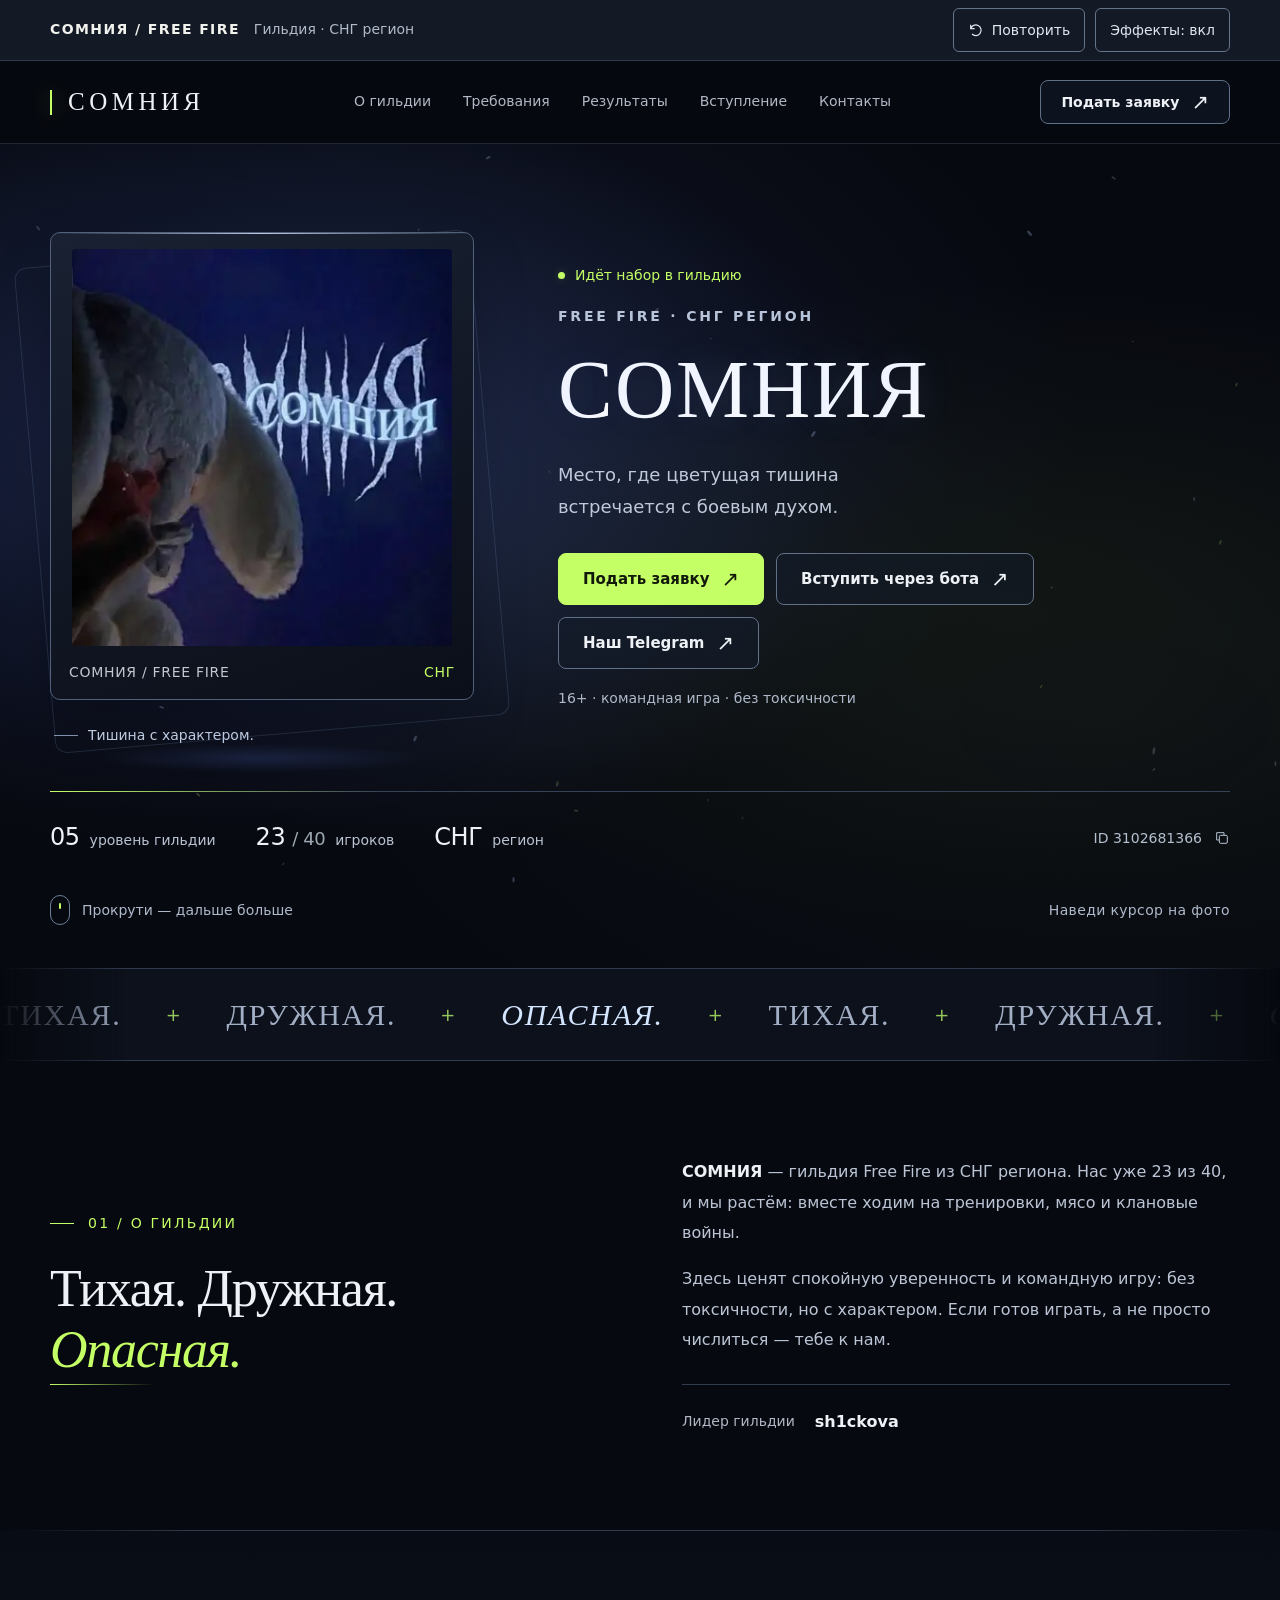
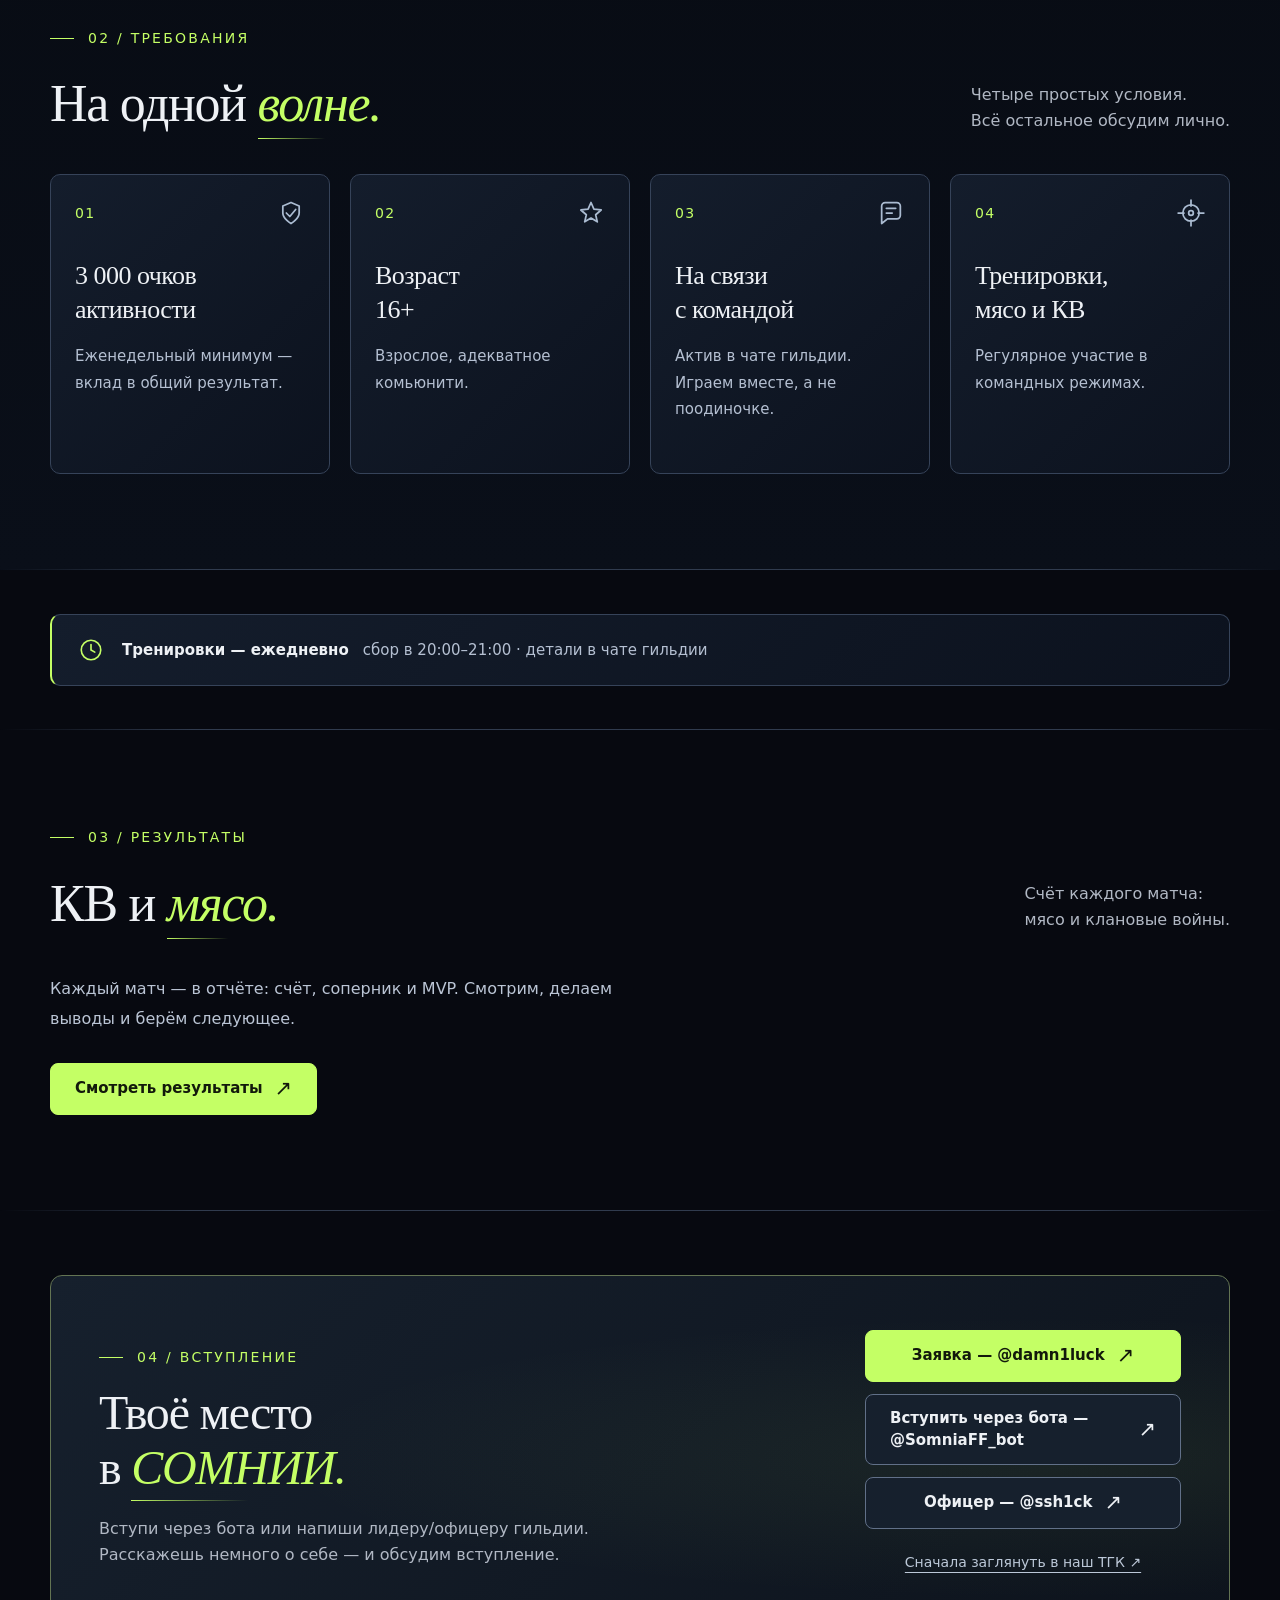
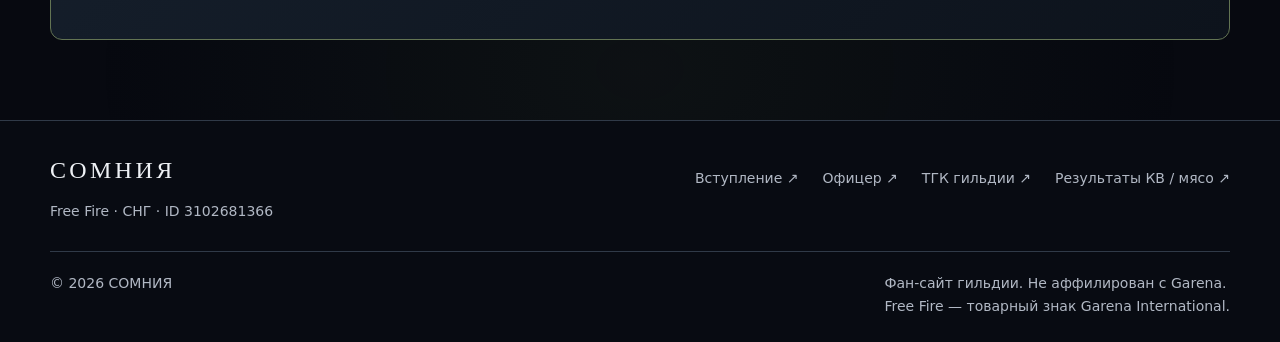
<file: index.html>
<!DOCTYPE html>
<html lang="ru">
<head>
  <meta charset="UTF-8">
  <meta name="viewport" content="width=device-width, initial-scale=1.0, viewport-fit=cover">
  <!-- somnia-desktop-router:start -->
  <script>
    (() => {
      try {
        if (!window.matchMedia || !window.matchMedia('(min-width: 1024px) and (hover: hover) and (pointer: fine)').matches) return;
        const target = new URL('desktop.html', location.href);
        target.search = location.search;
        target.hash = location.hash;
        location.replace(target.href);
      } catch (_) { /* Keep the original site as a safe fallback. */ }
    })();
  </script>
  <!-- somnia-desktop-router:end -->

  <title>СОМНИЯ — гильдия Free Fire · СНГ</title>
  <meta name="description" content="СОМНИЯ — гильдия Free Fire, СНГ регион. Уровень 5, идёт набор активных игроков 16+. Вступить: @damn1luck в Telegram.">
  <meta name="theme-color" content="#050608">
  <link rel="icon" type="image/png" href="assets/favicon.png">
  <link rel="apple-touch-icon" href="assets/apple-touch-icon.png">
  <!-- Open Graph -->
  <meta property="og:type" content="website">
  <meta property="og:url" content="https://somnia-guild.pages.dev/">
  <meta property="og:title" content="СОМНИЯ — гильдия Free Fire">
  <meta property="og:description" content="Уровень 5 · СНГ регион · идёт набор. Вступление: @damn1luck">
  <meta property="og:image" content="https://somnia-guild.pages.dev/assets/og.jpg">
  <meta property="og:locale" content="ru_RU">
  <link rel="preconnect" href="https://fonts.googleapis.com">
  <link rel="preconnect" href="https://fonts.gstatic.com" crossorigin>
  <link href="https://fonts.googleapis.com/css2?family=Cormorant+Garamond:ital,wght@0,300;0,400;0,500;0,600;1,400;1,500&family=Manrope:wght@300;400;500;600;700;800&display=swap" rel="stylesheet">
  <link rel="stylesheet" href="styles.css">
  <link rel="stylesheet" href="updates.css">
</head>
<body>

  <!-- ======= Навигация ======= -->
  <header class="nav" id="nav">
    <div class="nav__inner">
      <a class="nav__brand" href="#top" aria-label="СОМНИЯ — наверх">
        <img class="nav__logo" src="assets/emblem.png" alt="Эмблема гильдии СОМНИЯ — волк">
        <span class="nav__name">Сомния</span>
      </a>
      <nav class="nav__links" id="navLinks" aria-label="Основная навигация">
        <a href="#about" class="nav__link">О гильдии</a>
        <a href="#reqs" class="nav__link">Требования</a>
        <a href="results.html" class="nav__link">Результаты</a>
        <a href="#join" class="nav__link">Вступление</a>
        <a href="#contacts" class="nav__link">Контакты</a>
        <a class="btn btn--sm btn--primary" href="https://t.me/damn1luck" target="_blank" rel="noopener">
          <svg class="ico" viewBox="0 0 24 24" aria-hidden="true"><path fill="currentColor" d="M21.9 4.6c.3-1.2-.9-2.2-2-1.7L2.7 9.9c-1.2.5-1.1 2.2.1 2.6l4.4 1.4 1.7 5.4c.3 1 1.6 1.3 2.3.5l2.4-2.5 4.5 3.3c.9.7 2.2.2 2.4-.9l2.4-15.1zM8.3 13.1l9.7-6.1c.3-.2.6.2.4.4l-8 7.5-.3 3.2-1.8-5z"/></svg>
          Заявка
        </a>
      </nav>
      <button class="nav__burger" id="burger" aria-label="Открыть меню" aria-expanded="false">
        <span></span><span></span><span></span>
      </button>
    </div>
  </header>

  <main id="top">

    <!-- ======= Hero ======= -->
    <section class="hero" id="hero">
      <div class="hero__bg" id="heroBg">
        <img src="assets/hero-ava.webp?v=3" width="800" height="836" fetchpriority="high" alt="" aria-hidden="true">
        <div class="hero__shade"></div>
      </div>
      <canvas class="hero__petals" id="petals" aria-hidden="true"></canvas>

      <div class="hero__content">
        <p class="hero__kicker reveal">Гильдия Free Fire · СНГ регион</p>
        <h1 class="hero__title" id="heroTitle" aria-label="СОМНИЯ">СОМНИЯ</h1>
        <p class="hero__tag reveal">Мы не шумим — мы выигрываем.</p>

        <ul class="hero__badges reveal" aria-label="Факты о гильдии">
          <li class="chip">
            <svg class="ico" viewBox="0 0 24 24" aria-hidden="true"><path fill="none" stroke="currentColor" stroke-width="1.6" d="M12 3l7 2.6v5.2c0 4.4-2.9 8.3-7 9.6-4.1-1.3-7-5.2-7-9.6V5.6L12 3z"/></svg>
            ID&nbsp;3102681366
          </li>
          <li class="chip">
            <svg class="ico" viewBox="0 0 24 24" aria-hidden="true"><path fill="currentColor" d="M12 2l2.9 6.3 6.9.7-5.2 4.6 1.5 6.8L12 16.9l-6.1 3.5 1.5-6.8L2.2 9l6.9-.7L12 2z"/></svg>
            Уровень&nbsp;5
          </li>
          <li class="chip">
            <svg class="ico" viewBox="0 0 24 24" aria-hidden="true"><path fill="none" stroke="currentColor" stroke-width="1.6" d="M9 11a3 3 0 100-6 3 3 0 000 6zm7 1a2.5 2.5 0 100-5M3 20v-1.5A4.5 4.5 0 017.5 14h3a4.5 4.5 0 014.5 4.5V20m2-6.6a4 4 0 013 3.9V20"/></svg>
            <span><span class="count" data-count="23">23</span>/<span class="count" data-count="40">40</span>&nbsp;игроков</span>
          </li>
          <li class="chip">
            <svg class="ico" viewBox="0 0 24 24" aria-hidden="true"><path fill="none" stroke="currentColor" stroke-width="1.6" d="M12 21s-6.5-5.4-6.5-10.2A6.5 6.5 0 0112 4.3a6.5 6.5 0 016.5 6.5C18.5 15.6 12 21 12 21z"/><circle cx="12" cy="10.7" r="2.2" fill="currentColor" stroke="none"/></svg>
            СНГ
          </li>
        </ul>

        <div class="hero__cta reveal">
          <a class="btn btn--primary btn--lg" href="https://t.me/damn1luck" target="_blank" rel="noopener">
            <svg class="ico" viewBox="0 0 24 24" aria-hidden="true"><path fill="currentColor" d="M21.9 4.6c.3-1.2-.9-2.2-2-1.7L2.7 9.9c-1.2.5-1.1 2.2.1 2.6l4.4 1.4 1.7 5.4c.3 1 1.6 1.3 2.3.5l2.4-2.5 4.5 3.3c.9.7 2.2.2 2.4-.9l2.4-15.1zM8.3 13.1l9.7-6.1c.3-.2.6.2.4.4l-8 7.5-.3 3.2-1.8-5z"/></svg>
            Подать заявку
          </a>
          <a class="btn btn--ghost btn--lg" href="https://t.me/SomniaFF_bot" target="_blank" rel="noopener">
            <svg class="ico" viewBox="0 0 24 24" aria-hidden="true"><path fill="currentColor" d="M21.9 4.6c.3-1.2-.9-2.2-2-1.7L2.7 9.9c-1.2.5-1.1 2.2.1 2.6l4.4 1.4 1.7 5.4c.3 1 1.6 1.3 2.3.5l2.4-2.5 4.5 3.3c.9.7 2.2.2 2.4-.9l2.4-15.1zM8.3 13.1l9.7-6.1c.3-.2.6.2.4.4l-8 7.5-.3 3.2-1.8-5z"/></svg>
            Вступить через бота
          </a>
          <a class="btn btn--ghost btn--lg" href="https://t.me/somni1aa" target="_blank" rel="noopener">Наш ТГК</a>
        </div>
      </div>

      <a class="hero__scroll" href="#about" aria-label="Листай вниз">
        <span class="hero__scroll-line"></span>
        <span class="hero__scroll-txt">листай</span>
      </a>
    </section>

    <!-- ======= О гильдии ======= -->
    <section class="about section" id="about">
      <div class="about__bg" aria-hidden="true"></div>
      <div class="wrap">
        <div class="about__grid">
          <div class="about__emblem reveal">
            <div class="emblem-glow">
              <img src="assets/emblem.png" alt="Эмблема СОМНИИ: серый волк с зелёными глазами в щите">
            </div>
          </div>
          <div class="about__text">
            <p class="section__kicker reveal">о гильдии</p>
            <h2 class="section__title reveal">Тихая. Дружная. <em>Опасная.</em></h2>
            <p class="reveal"><strong>СОМНИЯ</strong> — гильдия Free Fire из СНГ региона. Нас уже <span class="count" data-count="23">23</span> из 40, и мы растём: идёт набор активных игроков, вместе ходим на тренировки, мясо и клановые войны.</p>
            <p class="reveal">Здесь ценят спокойную уверенность и командную игру: без токсичности, но с характером. Если готов играть, а не просто числиться — тебе к нам.</p>

            <ul class="facts reveal">
              <li class="fact"><span class="fact__k">Лидер</span><span class="fact__v">sh1ckova</span></li>
              <li class="fact"><span class="fact__k">Регион</span><span class="fact__v">СНГ</span></li>
              <li class="fact"><span class="fact__k">Уровень</span><span class="fact__v">5</span></li>
              <li class="fact"><span class="fact__k">Состав</span><span class="fact__v">23 / 40</span></li>
            </ul>
          </div>
        </div>
      </div>
    </section>

    <!-- ======= Требования ======= -->
    <section class="reqs section" id="reqs">
      <div class="wrap">
        <p class="section__kicker reveal">что от вас требуется</p>
        <h2 class="section__title reveal">Требования <em>к бойцам</em></h2>
        <p class="section__sub reveal">Четыре простых условия. Всё остальное обсудим лично.</p>

        <ol class="reqs__grid">
          <li class="req reveal">
            <span class="req__num" aria-hidden="true">01</span>
            <h3 class="req__title">3 000 очков активности</h3>
            <p class="req__sub">еженедельный минимум — вклад в общий результат</p>
          </li>
          <li class="req reveal">
            <span class="req__num" aria-hidden="true">02</span>
            <h3 class="req__title">Возраст 16+</h3>
            <p class="req__sub">взрослое, адекватное комьюнити</p>
          </li>
          <li class="req reveal">
            <span class="req__num" aria-hidden="true">03</span>
            <h3 class="req__title">Актив в чате гильдии</h3>
            <p class="req__sub">мы на связи и играем вместе, а не поодиночке</p>
          </li>
          <li class="req reveal">
            <span class="req__num" aria-hidden="true">04</span>
            <h3 class="req__title">Тренировки / мясо / КВ</h3>
            <p class="req__sub">регулярное участие в командных режимах</p>
          </li>
        </ol>
      </div>
    </section>

    <!-- ======= Расписание ======= -->
    <section class="sched" aria-label="Расписание тренировок">
      <div class="wrap">
        <div class="sched__strip reveal">
          <svg class="ico sched__icon" viewBox="0 0 24 24" aria-hidden="true"><circle cx="12" cy="12" r="9" fill="none" stroke="currentColor" stroke-width="1.6"/><path fill="none" stroke="currentColor" stroke-width="1.6" stroke-linecap="round" d="M12 7v5l3.5 2"/></svg>
          <p class="sched__text"><strong>Тренировки — ежедневно</strong><span>сбор в 20:00–21:00 · детали в чате гильдии</span></p>
        </div>
      </div>
    </section>

    <!-- ======= Вступление ======= -->
    <section class="join section" id="join">
      <div class="wrap">
        <div class="join__panel reveal">
          <div class="join__glow" aria-hidden="true"></div>
          <p class="section__kicker">вступление</p>
          <h2 class="section__title">Готов стать частью <em>СОМНИИ</em>?</h2>
          <p class="join__text">Один шаг: вступи через бота или напиши лидеру/офицеру гильдии. Расскажешь немного о себе — и обсудим вступление.</p>

          <div class="join__cta">
            <a class="btn btn--primary btn--lg" href="https://t.me/damn1luck" target="_blank" rel="noopener">
              <svg class="ico" viewBox="0 0 24 24" aria-hidden="true"><path fill="currentColor" d="M21.9 4.6c.3-1.2-.9-2.2-2-1.7L2.7 9.9c-1.2.5-1.1 2.2.1 2.6l4.4 1.4 1.7 5.4c.3 1 1.6 1.3 2.3.5l2.4-2.5 4.5 3.3c.9.7 2.2.2 2.4-.9l2.4-15.1zM8.3 13.1l9.7-6.1c.3-.2.6.2.4.4l-8 7.5-.3 3.2-1.8-5z"/></svg>
              Подать заявку — @damn1luck
            </a>
            <a class="btn btn--ghost btn--lg" href="https://t.me/SomniaFF_bot" target="_blank" rel="noopener">Вступить через бота — @SomniaFF_bot</a>
            <a class="btn btn--ghost btn--lg" href="https://t.me/ssh1ck" target="_blank" rel="noopener">Офицер гильдии — @ssh1ck</a>
            <a class="btn btn--ghost btn--lg" href="https://t.me/somni1aa" target="_blank" rel="noopener">Наш ТГК</a>
          </div>
        </div>
      </div>
    </section>

  </main>

  <!-- ======= Футер / Контакты ======= -->
  <footer class="footer" id="contacts">
    <div class="wrap footer__grid">
      <div class="footer__brand">
        <img class="footer__logo" src="assets/emblem.png" alt="Эмблема СОМНИИ">
        <div>
          <p class="footer__name">Сомния</p>
          <p class="footer__meta">ID 3102681366 · уровень 5 · СНГ</p>
        </div>
      </div>
      <nav class="footer__links" aria-label="Контакты">
        <a href="https://t.me/somni1aa" target="_blank" rel="noopener">
          <svg class="ico" viewBox="0 0 24 24" aria-hidden="true"><path fill="currentColor" d="M21.9 4.6c.3-1.2-.9-2.2-2-1.7L2.7 9.9c-1.2.5-1.1 2.2.1 2.6l4.4 1.4 1.7 5.4c.3 1 1.6 1.3 2.3.5l2.4-2.5 4.5 3.3c.9.7 2.2.2 2.4-.9l2.4-15.1zM8.3 13.1l9.7-6.1c.3-.2.6.2.4.4l-8 7.5-.3 3.2-1.8-5z"/></svg>
          ТГК гильдии — t.me/somni1aa
        </a>
        <a href="https://t.me/damn1luck" target="_blank" rel="noopener">
          <svg class="ico" viewBox="0 0 24 24" aria-hidden="true"><path fill="none" stroke="currentColor" stroke-width="1.6" d="M4 6h16v12H4z"/><path fill="none" stroke="currentColor" stroke-width="1.6" d="M4 7l8 6 8-6"/></svg>
          Вступление — @damn1luck
        </a>
        <a href="results.html">
          <svg class="ico" viewBox="0 0 24 24" aria-hidden="true"><path fill="none" stroke="currentColor" stroke-width="1.6" d="M4 19V5m0 14h16M8 15l3-4 3 3 4-6"/></svg>
          Результаты КВ / мясо
        </a>
        <a href="https://t.me/ssh1ck" target="_blank" rel="noopener">
          <svg class="ico" viewBox="0 0 24 24" aria-hidden="true"><path fill="none" stroke="currentColor" stroke-width="1.6" d="M4 6h16v12H4zM4 7l8 6 8-6"/></svg>
          Офицер гильдии — @ssh1ck
        </a>
      </nav>
      <p class="footer__note">Фан-сайт гильдии. Не аффилирован с Garena.<br>Free Fire — товарный знак Garena International.</p>
    </div>
    <div class="wrap footer__bottom">
      <span>© 2026 СОМНИЯ</span>
      <span>сделано с <span class="heart" aria-hidden="true">♥</span> для гильдии</span>
    </div>
  </footer>

  <script src="script.js"></script>
</body>
</html>
</file>
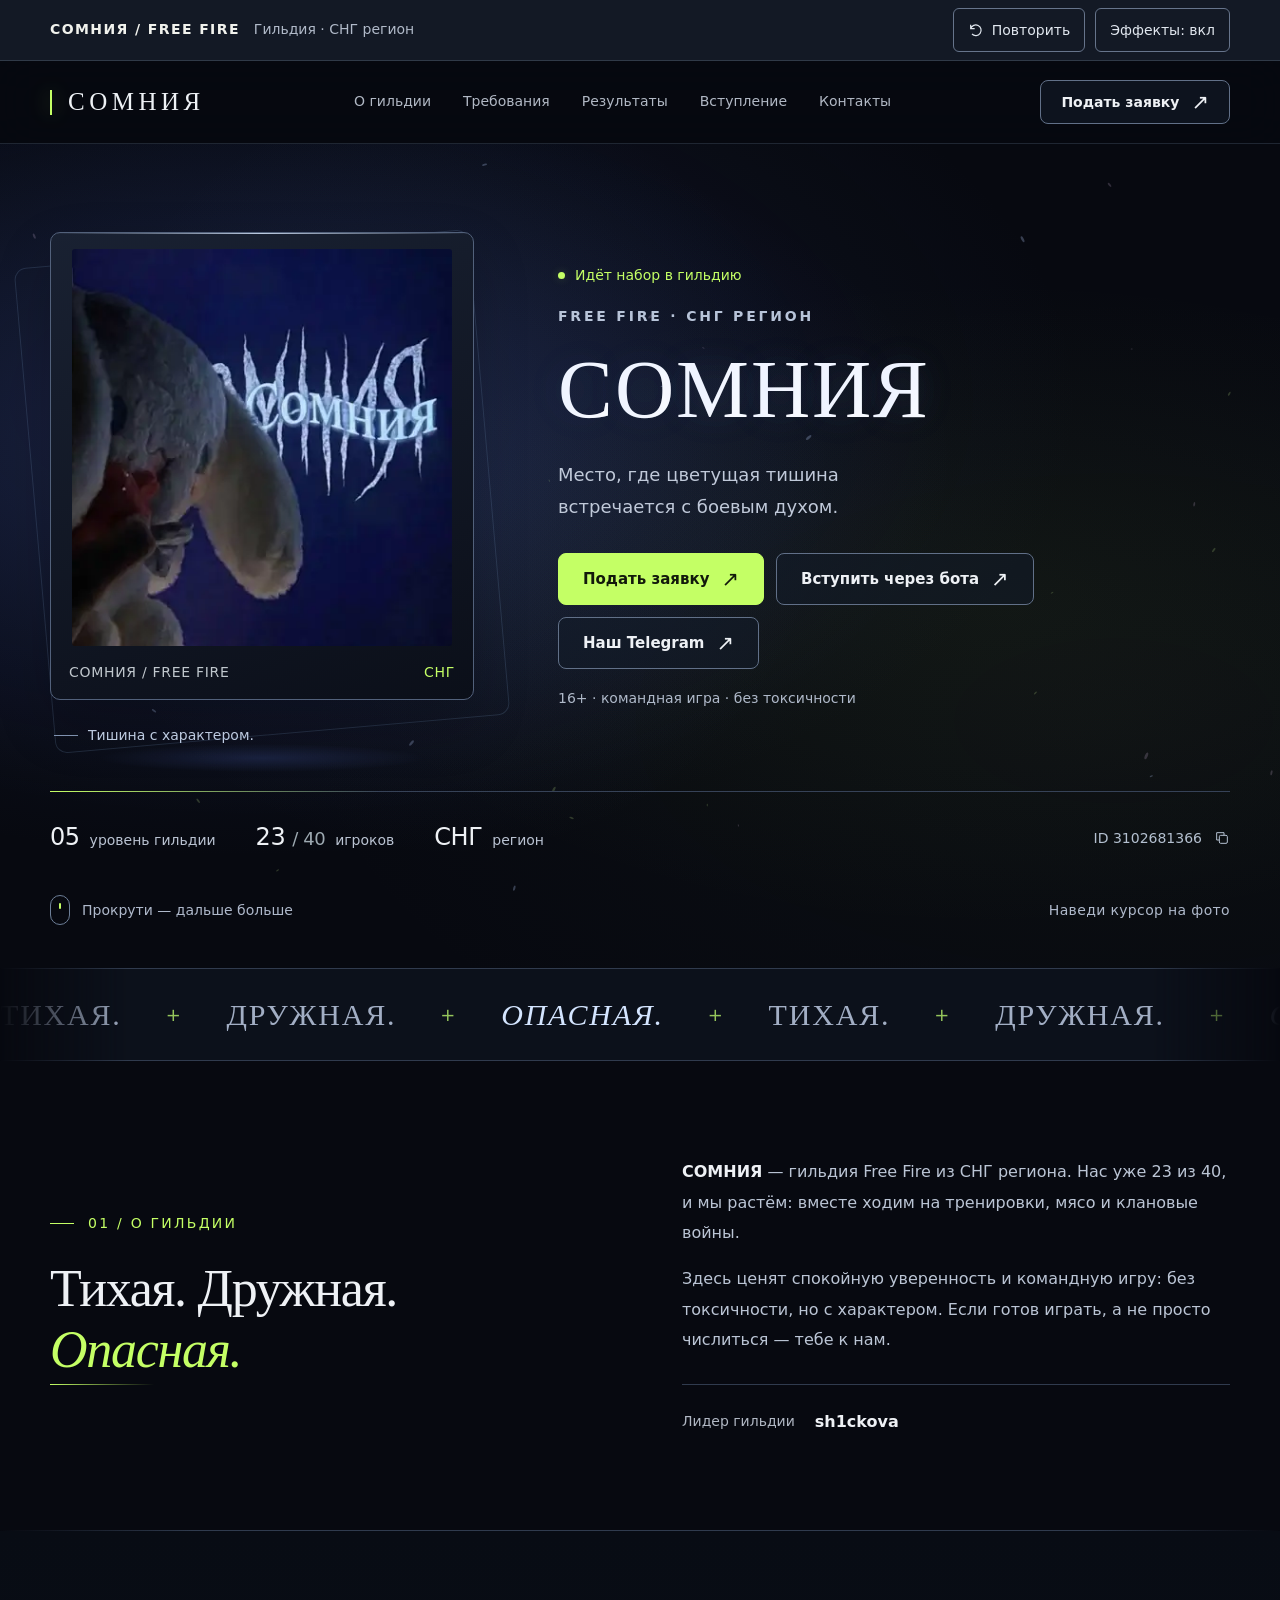
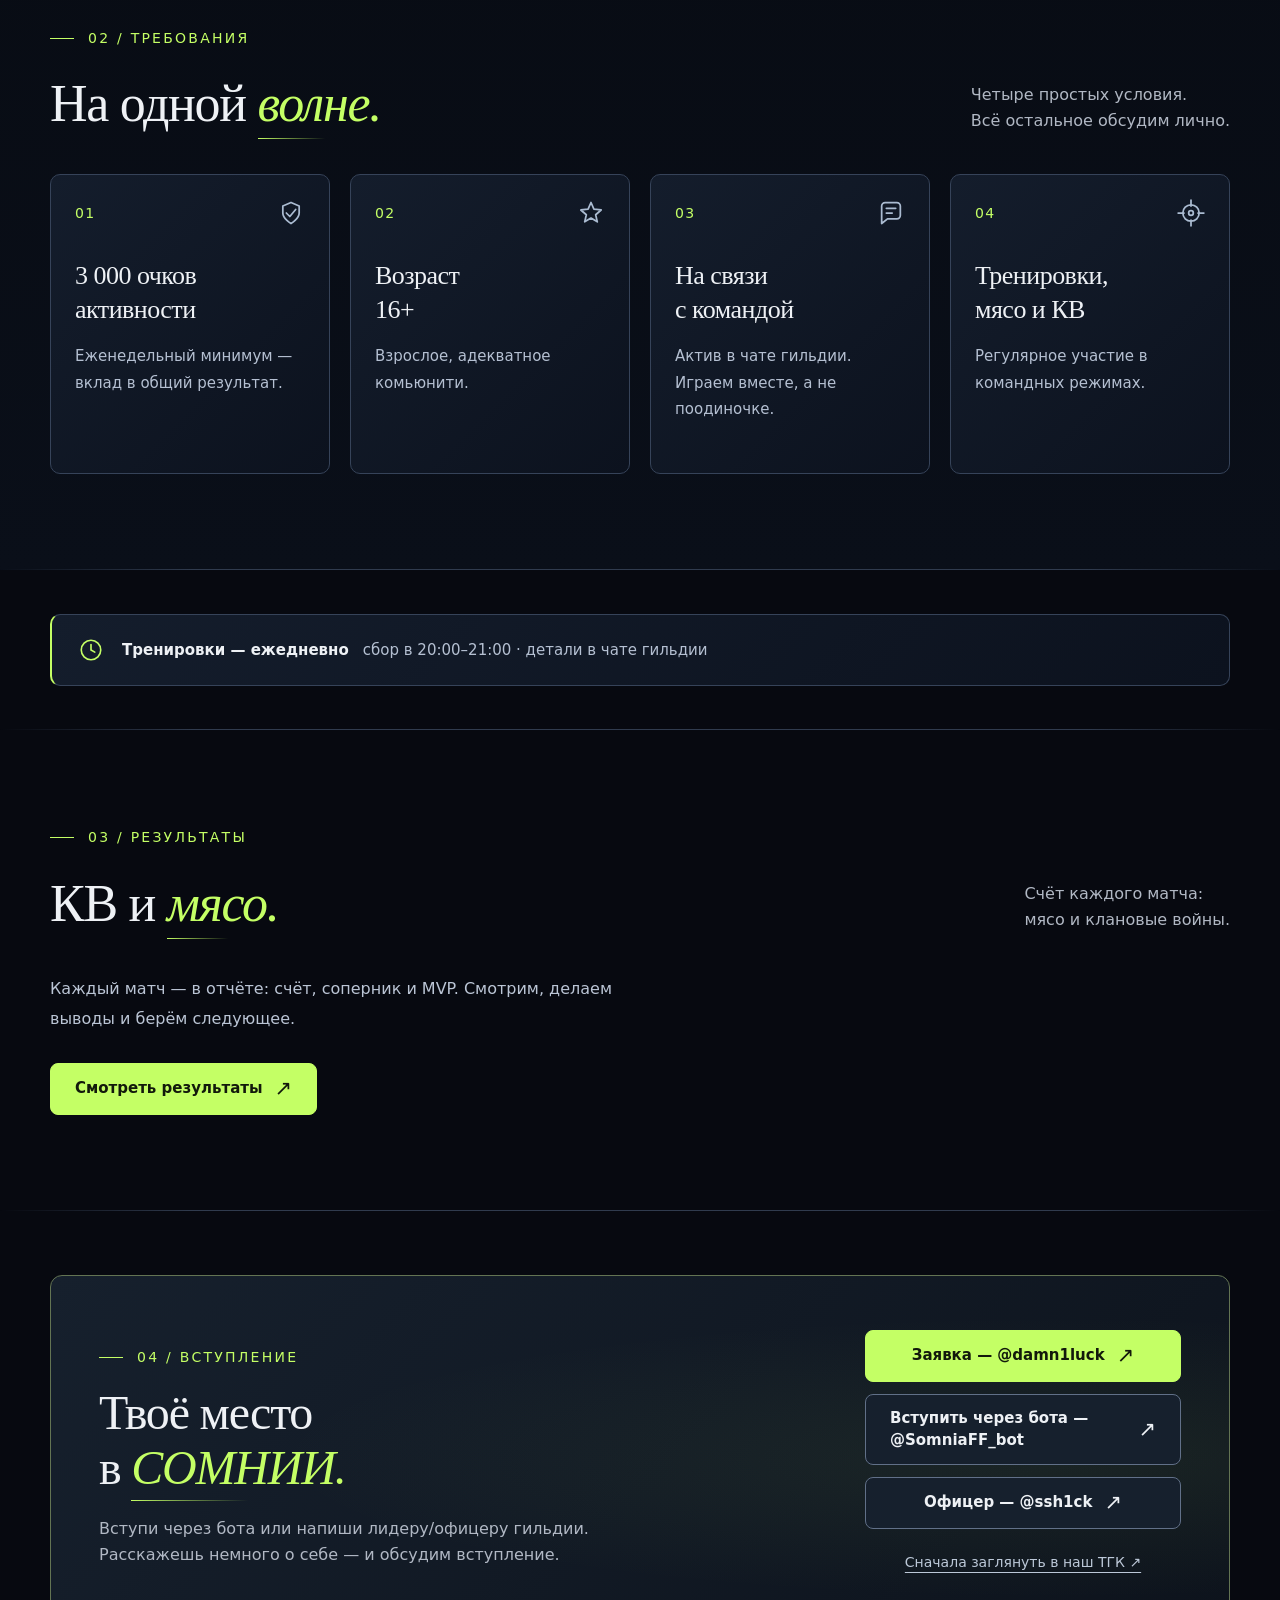
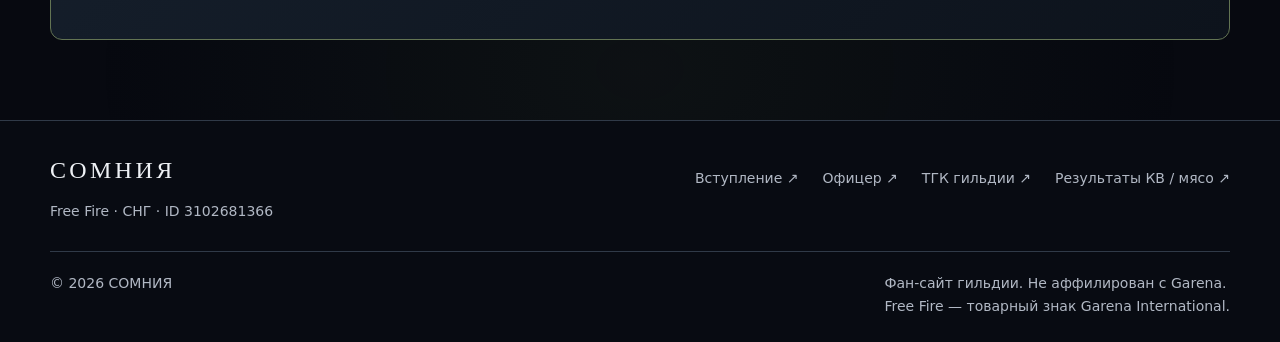
<file: desktop.html>
<!DOCTYPE html>

<html lang="ru">
<head>
<meta charset="utf-8"/>
<meta content="width=device-width, initial-scale=1" name="viewport"/><script>(()=>{try{if(!window.matchMedia||!window.matchMedia('(min-width: 1024px) and (hover: hover) and (pointer: fine)').matches){const u=new URL('./',location.href);u.search=location.search;u.hash=location.hash;location.replace(u.href);}}catch{location.replace('./');}})();</script><noscript><meta content="0;url=./" http-equiv="refresh"/></noscript>
<meta content="dark" name="color-scheme"/>

<title>СОМНИЯ — гильдия Free Fire · СНГ</title>
<style>
:root{--bg:#080b0e;--surface:#101418;--text:#f1f2ed;--muted:#afb5b9;--lime:#b8f455;--line:#30383d;--sans:system-ui,-apple-system,BlinkMacSystemFont,"Segoe UI",Arial,sans-serif;--serif:Georgia,"Times New Roman",serif}
*{box-sizing:border-box}html{scroll-behavior:smooth;scroll-padding-top:28px}body{margin:0;color:var(--text);background:var(--bg);font:16px/1.65 var(--sans);-webkit-font-smoothing:antialiased}a{color:inherit;text-decoration:none}button{font:inherit}button,a{-webkit-tap-highlight-color:transparent}button{cursor:pointer}img{display:block;max-width:100%}h1,h2,h3,p,figure,ul,ol,dl,dd{margin:0}ul,ol{list-style:none;padding:0}a:focus-visible,button:focus-visible{outline:2px solid var(--lime);outline-offset:5px}::selection{background:var(--lime);color:#080b0e}.wrap{width:min(1180px,calc(100% - 96px));margin-inline:auto}.preview{padding:8px 24px;text-align:center;font-size:14px;color:#bdc4c8;background:#151b20;border-bottom:1px solid var(--line)}.preview strong{font-weight:600;color:#f1f2ed}.nav{border-bottom:1px solid var(--line)}.nav-inner{height:88px;display:flex;gap:24px;align-items:center;justify-content:space-between}.brand{font-family:var(--serif);font-size:25px;letter-spacing:.17em;display:flex;align-items:center;gap:16px}.brand-sign{display:block;height:28px;width:2px;background:var(--lime);flex:none}.navlinks{display:flex;gap:32px;align-items:center}.navlinks a{display:flex;align-items:center;min-height:44px;font-size:14px;color:var(--muted);transition:color .2s}.navlinks a:hover{color:var(--lime)}.btn{display:inline-flex;justify-content:center;align-items:center;gap:12px;min-height:52px;padding:12px 24px;border:1px solid var(--line);border-radius:8px;font-size:15px;line-height:1.5;font-weight:650;color:var(--text);background:transparent;transition:background .2s,border-color .2s,transform .2s}.btn:hover{background:#1b2429;border-color:#637077}.btn:active{transform:translateY(1px)}.btn-primary{background:var(--lime);border-color:var(--lime);color:#111909}.btn-primary:hover{background:#ccff7b;border-color:#ccff7b}.btn-small{min-height:44px;padding:9px 20px;font-size:14px}.arrow{font-family:var(--sans);font-size:21px;font-weight:400;line-height:1}.burger{display:none;background:transparent;color:var(--text);border:1px solid #637077;border-radius:8px;width:44px;height:44px;padding:10px}.burger span{display:block;width:22px;height:2px;background:var(--text);margin:4px auto;transition:transform .2s,opacity .2s}.burger[aria-expanded=true] span:nth-child(1){transform:translateY(6px) rotate(45deg)}.burger[aria-expanded=true] span:nth-child(2){opacity:0}.burger[aria-expanded=true] span:nth-child(3){transform:translateY(-6px) rotate(-45deg)}
.hero{padding:64px 0 48px;position:relative}.hero-inner{display:grid;grid-template-columns:424px minmax(0,1fr);align-items:center;gap:84px}.art{width:100%;padding:20px 20px 0;border:1px solid var(--line);background:#0d1115;position:relative;border-radius:12px}.art::before{content:"";position:absolute;top:-1px;left:24px;right:24px;height:1px;background:linear-gradient(90deg,transparent,#8b987b,transparent)}.art img{width:380px;height:auto;aspect-ratio:400/418;object-fit:contain;border-radius:4px}.art figcaption{display:flex;align-items:center;justify-content:space-between;gap:16px;padding:16px 0;font-size:14px;color:#c0c7cd}.art figcaption span:last-child{color:var(--lime)}.eyebrow{text-transform:uppercase;letter-spacing:.17em;font-size:14px;font-weight:600;color:var(--muted)}.availability{display:inline-flex;align-items:center;gap:10px;color:var(--lime);font-size:14px;margin-bottom:22px}.dot{height:7px;width:7px;border-radius:50%;background:var(--lime);display:inline-block}.hero h1{font-family:var(--serif);font-size:clamp(64px,6.4vw,94px);font-weight:400;line-height:1.08;letter-spacing:.045em;margin:18px 0 22px;white-space:nowrap}.hero-description{font-size:18px;line-height:1.8;color:#bfc5c9;max-width:43ch}.hero-actions{display:flex;flex-wrap:wrap;gap:12px;margin-top:32px}.hero-note{font-size:14px;color:var(--muted);margin-top:18px}.hero-bottom{margin-top:48px;border-top:1px solid var(--line);padding-top:24px;display:flex;align-items:center;gap:24px;justify-content:space-between}.hero-facts{display:flex;gap:42px;align-items:center}.hero-facts>div{display:flex;align-items:baseline;gap:10px}.hero-facts dt{font-size:14px;color:var(--muted);order:2}.hero-facts dd{font-size:22px;font-weight:500;letter-spacing:-.02em}.hero-facts .subvalue{color:#9da9b1;font-size:18px}.id-button{display:inline-flex;align-items:center;gap:12px;padding:10px 0 10px 12px;min-height:44px;background:transparent;border:0;color:var(--muted);font-size:14px}.id-button:hover{color:var(--lime)}.id-button svg{width:16px;height:16px}.copy-status{min-width:0}.section{padding:76px 0;border-top:1px solid var(--line)}.section-label{font-size:14px;letter-spacing:.16em;text-transform:uppercase;color:var(--lime);margin-bottom:24px}.section h2{font-family:var(--serif);font-size:48px;font-weight:400;line-height:1.2;letter-spacing:-.035em}.section h2 em{font-weight:400;color:var(--lime)}.about-grid{display:grid;grid-template-columns:1fr 1fr;gap:80px}.about-copy p{color:var(--muted);font-size:16px;line-height:1.9;max-width:59ch}.about-copy p+p{margin-top:16px}.about-copy strong{color:var(--text);font-weight:600}.leader{display:flex;gap:20px;align-items:center;margin-top:24px;font-size:14px}.leader span{color:var(--muted)}.leader strong{font-size:16px;font-weight:600}.section-header{display:flex;gap:32px;align-items:flex-end;justify-content:space-between;margin-bottom:40px}.section-header p{font-size:16px;color:var(--muted);max-width:32ch}.requirements{display:grid;grid-template-columns:repeat(4,minmax(0,1fr));gap:24px}.requirement{padding:24px 0 0;border-top:1px solid #4b555d}.num{font-size:14px;letter-spacing:.1em;color:var(--lime);display:block;margin-bottom:32px}.requirement h3{font-family:var(--serif);font-weight:400;font-size:27px;line-height:1.25;min-height:72px;padding-bottom:12px}.requirement p{font-size:15px;color:var(--muted);line-height:1.8;max-width:26ch}.join{border-top:0;padding:20px 0 76px}.join-panel{border:1px solid var(--line);border-radius:12px;background:#11181a;padding:48px;display:grid;grid-template-columns:minmax(0,1fr) 310px;gap:48px;align-items:center}.join .section-label{margin-bottom:16px}.join h2{max-width:16ch;font-size:44px}.join p{margin-top:20px;max-width:52ch;color:var(--muted)}.join-actions{display:flex;flex-direction:column;gap:12px}.contact-link{min-height:44px;display:flex;align-items:center;justify-content:center;color:var(--muted);font-size:14px;text-decoration:underline;text-underline-offset:5px}.contact-link:hover{color:var(--lime)}.footer{border-top:1px solid var(--line);padding:36px 0 24px}.footer-top{display:flex;justify-content:space-between;align-items:flex-start;gap:32px}.footer-brand{font:24px var(--serif);letter-spacing:.14em}.footer-meta{font-size:14px;color:var(--muted);margin-top:14px}.footer-contacts{display:flex;flex-wrap:wrap;gap:24px}.footer-contacts a{color:var(--muted);font-size:14px;min-height:44px;display:flex;align-items:center}.footer-contacts a:hover{color:var(--lime)}.footer-bottom{border-top:1px solid var(--line);margin-top:28px;padding-top:20px;display:flex;justify-content:space-between;gap:32px;color:var(--muted);font-size:14px}.disclaimer{max-width:68ch}.preview-foot{padding:16px 24px;background:#141a1e;text-align:center;color:#b9c3c9;font-size:14px;border-top:1px solid var(--line)}
@media(min-width:1600px){.hero{padding-top:80px;padding-bottom:56px}.hero-inner{gap:100px}.hero h1{font-size:94px}}
@media(max-width:1150px) and (min-width:760px){.wrap{width:calc(100% - 64px)}.navlinks{gap:20px}.hero-inner{grid-template-columns:minmax(280px,360px) minmax(0,1fr);gap:40px}.hero h1{font-size:clamp(50px,6.2vw,70px)}.hero-facts{gap:24px}.about-grid{gap:48px}.section h2{font-size:42px}.requirements{grid-template-columns:repeat(2,minmax(0,1fr));gap:32px}.requirement h3{min-height:0}.num{margin-bottom:20px}}
@media(max-width:900px){.navlinks{gap:16px}.navlinks a{font-size:14px}.nav-action{display:none}.hero-facts{gap:20px}.hero-facts>div{display:block}.hero-facts dt{font-size:14px}.hero-facts dd{font-size:21px}.hero-bottom{align-items:flex-end}.join-panel{grid-template-columns:1fr;gap:32px}.join-actions{flex-direction:row;flex-wrap:wrap}.join h2{max-width:24ch}.footer-top{flex-direction:column}.footer-bottom{flex-direction:column;gap:12px}}
@media(max-width:759px){.wrap{width:calc(100% - 40px)}.preview{font-size:14px;padding:10px 20px}.nav-inner{height:72px;position:relative}.brand{font-size:21px;gap:12px}.burger{display:block}.navlinks{display:none;position:absolute;z-index:10;top:72px;left:-20px;right:-20px;flex-direction:column;align-items:stretch;padding:20px;background:#11191e;border-bottom:1px solid var(--line);gap:4px}.navlinks.open{display:flex}.navlinks a{font-size:17px;padding:10px 12px}.hero{padding:28px 0 32px}.hero-inner{grid-template-columns:1fr;gap:36px}.art{max-width:400px;margin:auto;padding:10px 10px 0}.art img{width:100%}.art figcaption{font-size:14px;padding:12px 0}.availability{margin-bottom:18px}.eyebrow{font-size:14px;letter-spacing:.12em}.hero h1{font-size:clamp(43px,11.8vw,72px);margin:16px 0 20px;letter-spacing:.04em}.hero-description{font-size:17px;line-height:1.8}.hero-actions{gap:10px;margin-top:24px}.hero-actions .btn{flex:1;padding:12px 16px;white-space:nowrap}.hero-bottom{margin-top:32px;align-items:flex-start;flex-direction:column;gap:20px}.hero-facts{width:100%;justify-content:space-between;gap:12px}.hero-facts>div{display:flex;flex-direction:column;gap:2px}.hero-facts dt{order:2}.id-button{padding-left:0}.section{padding:48px 0}.section-label{margin-bottom:20px}.section h2{font-size:36px;letter-spacing:-.02em}.about-grid{grid-template-columns:1fr;gap:28px}.section-header{display:block;margin-bottom:28px}.section-header p{margin-top:16px}.requirements{grid-template-columns:1fr;gap:28px}.requirement{padding-top:20px;display:grid;grid-template-columns:40px minmax(0,1fr);column-gap:16px}.num{grid-row:1 / 3;margin:4px 0 0}.requirement h3{font-size:25px;min-height:0;padding-bottom:10px}.requirement p{grid-column:2;max-width:100%;font-size:16px}.join{padding:0 0 48px;border:0}.join-panel{padding:28px 22px;border-radius:10px;gap:28px}.join h2{font-size:33px}.join p{font-size:16px}.join-actions{flex-direction:column;gap:12px}.join-actions .btn{width:100%;font-size:14px;padding:12px}.footer{padding-top:28px}.footer-contacts{gap:4px;flex-direction:column}.footer-top{gap:20px}.footer-bottom{margin-top:20px}.preview-foot{padding-inline:20px;text-align:left}}
@media(prefers-reduced-motion:reduce){html{scroll-behavior:auto}*,*::before,*::after{transition:none!important;animation:none!important}}
</style>
<style>/* SOMNIA V2 — local motion concept; no production files modified. */
:root{--bg:#070910;--surface:#10151e;--lime:#c4ff65;--text:#eef1f5;--muted:#b1b8c4;--line:#303a48;--ease:cubic-bezier(.2,.7,.2,1)}
html{scroll-padding-top:110px}body{background:var(--bg)}
.skip-link{position:fixed;left:16px;top:-100px;z-index:500;background:var(--lime);color:#12190a;padding:12px 20px;border-radius:8px}.skip-link:focus{top:16px}
.preview{padding:0;background:#131925;border-bottom-color:#303a48;text-align:left}.preview-inner{min-height:60px;display:flex;align-items:center;justify-content:space-between;gap:20px}.preview-copy{display:flex;gap:14px;align-items:center}.version{font-size:14px;letter-spacing:.1em;color:var(--lime);font-weight:650}.preview-copy p{color:#b1bac9;font-size:14px}.preview-controls{display:flex;gap:10px}.control{display:inline-flex;align-items:center;justify-content:center;gap:8px;padding:8px 14px;min-height:44px;border:1px solid #66748b;background:transparent;border-radius:6px;color:#e1e7ef;font:500 14px var(--sans);cursor:pointer}.control:hover{border-color:var(--lime);color:var(--lime)}.control svg{height:16px;width:16px;flex:none}.control[aria-pressed=false]{color:#c0c8d5}
.nav{position:sticky;top:0;z-index:100;background:rgba(7,9,16,.84);backdrop-filter:blur(20px);-webkit-backdrop-filter:blur(20px);border-bottom:1px solid rgba(170,194,226,.16);transition:background .3s}.nav.scrolled{background:rgba(7,9,16,.95)}.nav-inner{height:82px}.brand{font-weight:400;letter-spacing:.18em}.brand-sign{height:25px;box-shadow:0 0 20px rgba(196,255,101,.45)}.navlinks a{position:relative;padding:8px 0}.navlinks a:after{content:"";position:absolute;bottom:4px;height:1px;left:0;width:100%;background:var(--lime);transform:scaleX(0);transform-origin:left;transition:transform .3s var(--ease)}.navlinks a:hover:after,.navlinks a[aria-current=location]:after{transform:scaleX(1)}.navlinks a[aria-current=location]{color:var(--text)}.scroll-progress{height:2px;position:absolute;left:0;right:0;bottom:-1px;background:var(--lime);transform:scaleX(var(--progress,0));transform-origin:left;pointer-events:none;box-shadow:0 0 12px rgba(196,255,101,.4)}
.hero{isolation:isolate;padding:72px 0 36px;overflow:clip;min-height:730px;background:radial-gradient(ellipse at 19% 31%,rgba(42,62,123,.23),transparent 57%),radial-gradient(ellipse at 87% 70%,rgba(67,88,49,.07),transparent 52%),#070910}.hero>.wrap{position:relative;z-index:2}.atmosphere{position:absolute;inset:0;width:100%;height:100%;pointer-events:none;z-index:1;opacity:.75}.ambient{position:absolute;pointer-events:none;inset:0;z-index:0}.ambient:before,.ambient:after{content:"";position:absolute;pointer-events:none;inset:-8%;background:radial-gradient(ellipse at 24% 40%,rgba(89,111,221,.18),transparent 44%);opacity:.9}.ambient:after{background:radial-gradient(ellipse at 74% 55%,rgba(152,196,88,.08),transparent 44%);opacity:.7}.cursor-light{position:absolute;inset:0;z-index:0;pointer-events:none;background:radial-gradient(540px circle at var(--mx,35%) var(--my,40%),rgba(109,145,216,.07),transparent 72%)}
.hero-inner{grid-template-columns:424px minmax(0,1fr);gap:84px;min-height:486px}.art-stage{position:relative;perspective:1300px;padding:16px 0 8px}.art-stage:before{content:"";position:absolute;inset:32px -16px 20px;border:1px solid rgba(123,153,196,.20);border-radius:12px;transform:rotate(-5deg);pointer-events:none}.art-stage:after{content:"";position:absolute;left:9%;right:9%;bottom:-18px;height:30px;border-radius:50%;background:radial-gradient(ellipse,rgba(85,112,218,.18),transparent 66%);pointer-events:none}.art-motion{position:relative;transform:perspective(1300px) rotateX(var(--rx,0deg)) rotateY(var(--ry,0deg));transition:transform .5s var(--ease);will-change:auto}.art{background:linear-gradient(160deg,#192132,#0b0f19);border-color:#52617b;padding:16px 16px 0;border-radius:10px;box-shadow:0 24px 56px rgba(0,0,0,.2);position:relative;overflow:hidden;transform:translateZ(0)}.art:before{inset:0;height:1px;background:linear-gradient(90deg,transparent,rgba(216,232,255,.85),transparent);left:0;right:0}.art:after{content:"";position:absolute;inset:0;background:linear-gradient(115deg,transparent 27%,rgba(222,236,255,.12) 43%,transparent 55%);transform:translateX(-130%);pointer-events:none}.art img{width:380px;margin-inline:auto;border-radius:3px;position:relative}.art figcaption{font-size:14px;letter-spacing:.05em;padding:15px 2px}.art-caption{display:flex;align-items:center;gap:10px;font-size:14px;color:#b9c4d8;margin:24px 0 0 4px}.art-caption i{width:24px;height:1px;background:#8699b8;display:block}.art-caption span:last-child{color:#cbd9f0}
.availability{color:var(--lime);font-size:14px;margin-bottom:18px;gap:10px}.availability .dot{box-shadow:0 0 10px rgba(196,255,101,.22)}.eyebrow{font-size:14px;letter-spacing:.2em;color:#b8c4d9}.hero h1{font-size:clamp(62px,6.4vw,94px);letter-spacing:.025em;margin:18px 0 24px;color:#f1f5ff;line-height:1.08;font-weight:400;text-shadow:0 0 44px rgba(146,175,255,.10)}.hero h1 .char{display:inline-block;position:relative}.hero h1 .char:after{content:attr(data-char);position:absolute;inset:0;background:linear-gradient(115deg,transparent 25%,rgba(255,255,255,.75) 48%,transparent 70%);background-size:320% 100%;background-position:150% 0;-webkit-background-clip:text;background-clip:text;color:transparent;pointer-events:none}.hero-description{font-size:18px;line-height:1.8;color:#c0c9d9}.hero-actions{margin-top:30px}.hero-note{color:#afb9c9}.btn{position:relative;overflow:hidden;isolation:isolate;border-color:#617088;background:rgba(19,27,40,.6);transition:transform .35s var(--ease),background .3s,border-color .3s,box-shadow .3s}.btn:before{content:"";position:absolute;inset:0;background:linear-gradient(110deg,transparent 10%,rgba(255,255,255,.28) 50%,transparent 80%);transform:translateX(-140%);pointer-events:none;z-index:-1}.btn-primary{background:var(--lime);color:#12190b;border-color:var(--lime)}.btn-primary:hover{background:#d5ff92;box-shadow:0 0 0 5px rgba(196,255,101,.055),0 8px 28px rgba(137,181,72,.14)}.btn:hover .arrow{transform:translate(2px,-2px)}.arrow{transition:transform .3s var(--ease)}.btn-primary:focus-visible{outline-offset:5px}.hero-bottom{margin-top:36px;padding-top:24px;position:relative;border-top-color:#364257}.hero-bottom:before{content:"";position:absolute;top:-1px;left:0;width:28%;height:1px;background:linear-gradient(90deg,var(--lime),transparent)}.hero-facts{gap:40px}.hero-facts dd{font-weight:400;font-size:24px;font-variant-numeric:tabular-nums}.hero-facts dt{color:#bac3d2;font-size:14px}.id-button{color:#b4c0d0;flex:none}.hero-guide{display:flex;align-items:center;justify-content:space-between;margin-top:28px;gap:24px;font-size:14px;color:#afb9cb}.hero-guide a{min-height:44px;display:flex;align-items:center;gap:12px}.hero-guide a span:first-child{width:20px;height:30px;border:1px solid #6d7f98;border-radius:10px;position:relative}.hero-guide a span:first-child:after{content:"";position:absolute;top:7px;left:8px;width:2px;height:6px;background:var(--lime);border-radius:2px}.interaction-hint{letter-spacing:.025em}
.kinetic{overflow:hidden;border-top:1px solid #303b4e;border-bottom:1px solid #303b4e;position:relative;background:#0c111b;padding:23px 0;mask-image:linear-gradient(90deg,transparent,#000 10%,#000 90%,transparent)}.kinetic-track{display:flex;width:max-content;white-space:nowrap;will-change:auto}.kinetic-group{display:flex;align-items:center;gap:44px;padding-right:44px;font:30px/1.5 var(--serif);color:#a2aec4;letter-spacing:.06em}.kinetic-group em{color:#d4e5ff}.kinetic-group b{font:18px var(--sans);font-weight:300;color:#95c65b}
.section{padding:96px 0;border:0;position:relative}.section:not(.join):after{content:"";height:1px;background:linear-gradient(90deg,transparent,#303b4e 15%,#303b4e 85%,transparent);position:absolute;bottom:0;left:0;right:0}.section-label{color:var(--lime);font-size:14px;display:flex;align-items:center;gap:14px}.section-label:before{content:"";width:24px;height:1px;background:var(--lime);display:block;flex:none}.section h2{font-size:52px;line-height:1.16;letter-spacing:-.025em}.section h2 em{color:var(--lime);display:inline-block;position:relative}.section h2 em:after{content:"";height:1px;position:absolute;left:0;right:0;bottom:-5px;background:linear-gradient(90deg,var(--lime),transparent);transform-origin:left;transform:scaleX(.55)}.about-grid{gap:84px;align-items:center}.about-copy p{color:#bbc5d5}.leader{border-top:1px solid #303b4e;padding-top:24px;margin-top:28px}.leader strong{color:var(--text)}
#reqs{background:linear-gradient(180deg,#080c14,#0a0f19)}.section-header{margin-bottom:40px}.requirements{gap:20px}.requirement{border:1px solid #364359;border-radius:10px;padding:24px;position:relative;overflow:hidden;background:linear-gradient(135deg,#141d2c,#0c121e);transition:transform .4s var(--ease),border-color .4s,box-shadow .4s;min-height:300px;isolation:isolate}.requirement:before{content:"";position:absolute;inset:0;background:radial-gradient(240px circle at var(--cx,50%) var(--cy,0%),rgba(147,189,91,.15),transparent 72%);opacity:0;transition:opacity .4s;pointer-events:none;z-index:-1}.requirement:after{content:"";position:absolute;bottom:0;left:24px;right:24px;height:2px;background:var(--lime);transform:scaleX(0);transform-origin:left;transition:transform .4s var(--ease)}.req-top{display:flex;justify-content:space-between;align-items:center;margin-bottom:32px;gap:16px}.num{margin:0;font-size:14px}.req-icon{height:28px;width:28px;color:#aabbd1}.requirement h3{font-size:26px;line-height:1.3;min-height:84px;padding-bottom:16px;letter-spacing:-.02em}.requirement p{font-size:15px;line-height:1.75;color:#b5c0d2;max-width:none}.join{padding:64px 0 80px;background:radial-gradient(ellipse at 50% 90%,rgba(60,81,49,.12),transparent 60%)}.join-panel{padding:54px 48px;background:radial-gradient(ellipse at 85% 50%,rgba(161,210,98,.08),transparent 55%),linear-gradient(135deg,#16202d,#0d131c);border-color:#637453;position:relative;isolation:isolate;overflow:hidden;grid-template-columns:minmax(0,1fr) 316px}.join-panel:before{content:"";position:absolute;inset:0;z-index:-1;background:linear-gradient(110deg,transparent 25%,rgba(132,175,214,.07) 45%,transparent 65%);transform:translateX(-110%);pointer-events:none}.join h2{font-size:48px}.join .btn{background-color:#16202d}.join .btn-primary{background-color:var(--lime)}.join .contact-link{color:#bcc8d8}.footer{background:#080b12;border-top-color:#303a48}.footer-bottom{border-top-color:#303a48}.preview-foot{background:#121925;color:#bbc7d8;border-top-color:#303a48}
/* Motion is progressive enhancement: content is visible without JavaScript. */
.motion-on .ambient:before{animation:ambient-drift 16s ease-in-out infinite alternate}.motion-on .ambient:after{animation:ambient-drift 22s ease-in-out infinite alternate-reverse}.motion-on .art-float{animation:float-art 7s ease-in-out infinite}.motion-on .art:after{animation:art-light 10s ease-in-out infinite}.motion-on .art-stage:before{animation:frame-drift 10s ease-in-out infinite alternate}.motion-on .kinetic-track{animation:marquee 36s linear infinite}.motion-on .availability .dot{animation:beacon 4s ease-in-out infinite}.motion-on .hero-guide a span:first-child:after{animation:scroll-cue 2.8s ease-in-out infinite}.motion-on .join-panel:before{animation:join-light 12s ease-in-out infinite}.motion-on .reveal-ready{transition:opacity .85s var(--ease),transform .85s var(--ease),filter .85s var(--ease);transition-delay:var(--delay,0ms)}.motion-on .reveal-ready:not(.is-visible){opacity:0;transform:translateY(28px);filter:blur(4px)}.motion-on .reveal-ready:focus-within{opacity:1;transform:none;filter:none}.motion-on .intro .char{animation:char-in 1.2s var(--ease) both;animation-delay:calc(var(--i)*85ms + 170ms)}.motion-on .intro .char:after{animation:title-light 2.5s ease-out 1.1s both}.motion-on .intro .entrance{animation:content-in 1.15s var(--ease) both;animation-delay:var(--entrance-delay,100ms)}.motion-on .section .is-visible h2 em:after{animation:line-in 1.6s var(--ease) both}.motion-off .reveal-ready{opacity:1!important;transform:none!important;filter:none!important}.motion-off .char,.motion-off .entrance{opacity:1!important;transform:none!important;filter:none!important}.motion-off .art-motion,.motion-off .btn{transform:none!important}.motion-off .atmosphere{display:none}.motion-off .cursor-light{display:none}.motion-off .interaction-hint{visibility:hidden}.motion-off *, .motion-off *:before,.motion-off *:after{animation:none!important}.motion-off{scroll-behavior:auto}
@keyframes char-in{0%{opacity:0;transform:translateY(.45em) rotate(3deg);filter:blur(12px)}100%{opacity:1;transform:translateY(0) rotate(0);filter:blur(0)}}
@keyframes content-in{from{opacity:0;transform:translateY(22px);filter:blur(3px)}to{opacity:1;transform:none;filter:none}}
@keyframes title-light{from{background-position:150% 0}to{background-position:-130% 0}}
@keyframes ambient-drift{from{transform:translate(-2%,-2%) scale(1)}to{transform:translate(3%,4%) scale(1.08)}}
@keyframes float-art{0%,100%{transform:translateY(0)}50%{transform:translateY(-8px)}}
@keyframes frame-drift{from{transform:rotate(-5deg)}to{transform:rotate(-2deg)}}
@keyframes art-light{0%,65%{transform:translateX(-140%)}95%,100%{transform:translateX(140%)}}
@keyframes marquee{to{transform:translateX(-50%)}}
@keyframes beacon{0%,100%{box-shadow:0 0 0 0 rgba(196,255,101,.18)}50%{box-shadow:0 0 0 5px rgba(196,255,101,.02)}}
@keyframes scroll-cue{0%,100%{transform:translateY(0);opacity:.6}50%{transform:translateY(6px);opacity:1}}
@keyframes line-in{from{transform:scaleX(0)}to{transform:scaleX(.55)}}
@keyframes join-light{0%,65%{transform:translateX(-110%)}100%{transform:translateX(110%)}}
@media(hover:hover) and (pointer:fine){.motion-on .btn:hover{transform:translate(var(--bx,0px),var(--by,0px))}.motion-on .btn:hover:before{transition:transform .7s var(--ease);transform:translateX(140%)}.motion-on .requirement:hover{transform:translateY(-8px);border-color:#849774;box-shadow:0 16px 32px rgba(0,0,0,.2)}.motion-on .requirement:hover:before{opacity:1}.motion-on .requirement:hover:after{transform:scaleX(1)}}
@media(min-width:1600px){.hero{padding-top:84px;min-height:780px}.hero-inner{gap:84px}.hero h1{font-size:94px}}
@media(min-width:760px) and (max-width:1150px){.hero-inner{grid-template-columns:minmax(280px,360px) minmax(0,1fr);gap:44px}.hero h1{font-size:clamp(44px,6vw,69px)}.hero{padding-top:52px;min-height:0}.hero-actions{gap:10px}.hero-actions .btn{padding:12px 18px}.requirements{grid-template-columns:repeat(2,minmax(0,1fr))}.requirement{min-height:250px}.section h2{font-size:43px}.hero-facts{gap:28px}.about-grid{gap:48px}}
@media(max-width:1000px){.preview-copy p{display:none}.hero-facts>div{flex-direction:column;align-items:flex-start;gap:2px}.hero-facts dt{order:2}.navlinks{gap:22px}.nav-action{display:none}}
@media(max-width:900px){.join-panel{grid-template-columns:1fr}.join-actions{flex-direction:row;flex-wrap:wrap}.interaction-hint{display:none}}
@media(max-width:759px){html{scroll-padding-top:88px}.preview-inner{flex-wrap:wrap;gap:8px;padding:10px 0}.preview-copy{flex:1}.preview-copy p{display:none}.preview-controls{gap:6px}.control{font-size:14px;padding:8px 10px}.replay-label{display:none}.nav-inner{height:68px}.navlinks{top:68px;background:#101826}.navlinks a{padding:10px 12px}.navlinks a:after{left:12px;width:70px}.hero{padding:20px 0 28px;min-height:0}.hero-inner{grid-template-columns:1fr;gap:32px;min-height:0}.art-stage{padding:12px 8px 0;max-width:394px;margin:auto;width:100%}.art-stage:before{inset:20px 0 26px;transform:rotate(-3deg)}.art{padding:12px 12px 0}.art img{width:100%;max-width:380px}.art figcaption{font-size:14px;padding:12px 0}.art-caption{margin-top:18px;font-size:14px}.availability{margin-bottom:18px}.hero h1{font-size:clamp(42px,12vw,76px);letter-spacing:.018em;margin:16px 0 20px}.hero-description{font-size:17px}.hero-actions{margin-top:24px}.hero-actions .btn{padding:12px 14px;white-space:nowrap;font-size:14px}.hero-bottom{margin-top:28px;flex-direction:column;gap:16px}.hero-facts{width:100%;gap:12px;justify-content:space-between}.hero-facts dd{font-size:23px}.hero-facts dt{font-size:14px}.id-button{padding-left:0}.hero-guide{margin-top:8px}.interaction-hint{display:none}.kinetic{padding:16px 0}.kinetic-group{font-size:23px;gap:28px;padding-right:28px}.section{padding:56px 0}.section h2{font-size:38px}.about-grid{grid-template-columns:1fr;gap:28px}.section-label{font-size:14px;margin-bottom:22px}.requirements{grid-template-columns:1fr;gap:16px}.requirement{display:block;min-height:0;padding:24px}.req-top{margin-bottom:22px}.requirement h3{min-height:0;font-size:28px;line-height:1.3;padding-bottom:12px}.requirement h3 br{display:none}.requirement h3 br:after{content:" "}.requirement p{font-size:16px;max-width:none}.requirement .num{margin:0}.req-icon{height:24px;width:24px}.join{padding:24px 0 56px}.join-panel{padding:30px 24px;gap:28px;grid-template-columns:1fr}.join h2{font-size:36px}.join-actions{flex-direction:column}.footer{padding-top:32px}.footer-meta{line-height:1.8}.motion-on .art-float{animation:none}.cursor-light{display:none}.hero-guide a{font-size:14px}.preview-foot{text-align:left}.btn{max-width:100%}}
@media(prefers-reduced-motion:reduce){html{scroll-behavior:auto}.reveal-ready,.char,.entrance{opacity:1!important;transform:none!important;filter:none!important}*,*:before,*:after{animation:none!important;transition:none!important}.atmosphere{display:none}.art-motion{transform:none!important}}
@media print{.preview,.nav,.atmosphere,.ambient,.hero-guide,.preview-foot,.kinetic{display:none}.reveal-ready{opacity:1!important;transform:none!important;filter:none!important}body{background:white;color:black}.section,.hero{background:none}}

.requirement h3 br{display:initial}
.tab-hidden *, .tab-hidden *:before,.tab-hidden *:after{animation-play-state:paused!important}
.hero.is-away .art-float,.hero.is-away .ambient:before,.hero.is-away .ambient:after,.hero.is-away .art:after{animation-play-state:paused}
@media(max-width:759px){.requirement h3 br{display:initial}}
/* Added: schedule strip + results section */
.section#sched{padding:44px 0}
.sched-strip{display:flex;align-items:center;gap:18px;border:1px solid #364359;border-left:2px solid var(--lime);border-radius:10px;background:linear-gradient(135deg,#141d2c,#0c121e);padding:22px 26px}
.sched-strip svg{height:26px;width:26px;color:var(--lime);flex:none}
.sched-strip p{margin:0;font-size:15px;color:#b5c0d2;line-height:1.7}
.sched-strip strong{color:var(--text);font-weight:600;margin-right:14px;white-space:nowrap}
.results-copy p{color:#bbc5d5;font-size:16px;line-height:1.9;max-width:59ch;margin:0}
.results-actions{margin-top:28px;display:flex;flex-wrap:wrap;gap:12px}
@media(max-width:759px){.sched-strip{align-items:flex-start;padding:18px 20px}.sched-strip p{font-size:15px}.sched-strip strong{display:block;margin:0 0 4px}}
</style><meta content="СОМНИЯ — гильдия Free Fire, СНГ регион. Уровень 5, набор активных игроков 16+. Вступление: @damn1luck." name="description"/><meta content="#070910" name="theme-color"/><meta content="website" property="og:type"/><meta content="https://quez1x1907.github.io/Somnia/" property="og:url"/><meta content="СОМНИЯ — гильдия Free Fire" property="og:title"/><meta content="Уровень 5 · СНГ · идёт набор. Вступление: @damn1luck" property="og:description"/><meta content="https://quez1x1907.github.io/Somnia/assets/og.jpg" property="og:image"/><meta content="ru_RU" property="og:locale"/><link href="assets/favicon.png" rel="icon" type="image/png"/><link href="https://quez1x1907.github.io/Somnia/" rel="canonical"/></head>
<body id="top"><a class="skip-link" href="#main">К содержимому</a>
<div class="preview"><div class="wrap preview-inner"><div class="preview-copy"><strong class="version">СОМНИЯ / FREE FIRE</strong><p>Гильдия · СНГ регион</p></div><div class="preview-controls"><button aria-label="Повторить вступительную анимацию" class="control" id="replay"><svg aria-hidden="true" fill="none" stroke="currentColor" stroke-width="1.8" viewbox="0 0 24 24"><path d="M4 10a8 8 0 1 1 2 8M4 4v6h6"></path></svg><span class="replay-label">Повторить</span></button><button aria-label="Фоновые эффекты и анимации" aria-pressed="true" class="control" id="motion-toggle"><span>Эффекты: вкл</span></button></div></div></div>
<header class="nav">
<div class="wrap nav-inner">
<a aria-label="Сомния — наверх" class="brand" href="#top"><span aria-hidden="true" class="brand-sign"></span>СОМНИЯ</a>
<nav aria-label="Основная навигация" class="navlinks" id="menu"><a href="#about">О гильдии</a><a href="#reqs">Требования</a><a href="results.html">Результаты</a><a href="#join">Вступление</a><a href="#contacts">Контакты</a></nav>
<a class="btn btn-small nav-action" href="https://t.me/damn1luck" rel="noopener noreferrer" target="_blank">Подать заявку <span aria-hidden="true" class="arrow">↗</span></a>
<button aria-controls="menu" aria-expanded="false" aria-label="Открыть меню" class="burger"><span aria-hidden="true"></span><span aria-hidden="true"></span><span aria-hidden="true"></span></button>
</div>
<div aria-hidden="true" class="scroll-progress"></div></header>
<main id="main">
<section aria-labelledby="hero-title" class="hero" id="hero"><div aria-hidden="true" class="ambient"></div><div aria-hidden="true" class="cursor-light"></div><canvas aria-hidden="true" class="atmosphere" id="atmosphere"></canvas>
<div class="wrap">
<div class="hero-inner">
<div class="art-stage entrance" style="--entrance-delay:100ms"><div class="art-float"><div class="art-motion"><figure class="art"><img alt="Оригинальный арт Сомнии: плюшевый заяц и название гильдии на тёмно-синем фоне" fetchpriority="high" height="418" src="assets/hero-photo.webp" width="400"/><figcaption><span>СОМНИЯ / FREE FIRE</span><span>СНГ</span></figcaption></figure></div></div><p class="art-caption"><i aria-hidden="true"></i><span>Тишина с характером.</span></p></div>
<div class="hero-copy">
<p class="availability entrance" style="--entrance-delay:80ms"><span aria-hidden="true" class="dot"></span>Идёт набор в гильдию</p>
<p class="eyebrow entrance" style="--entrance-delay:180ms">Free Fire · СНГ регион</p>
<h1 aria-label="СОМНИЯ" id="hero-title"><span aria-hidden="true" class="char" data-char="С" style="--i:0">С</span><span aria-hidden="true" class="char" data-char="О" style="--i:1">О</span><span aria-hidden="true" class="char" data-char="М" style="--i:2">М</span><span aria-hidden="true" class="char" data-char="Н" style="--i:3">Н</span><span aria-hidden="true" class="char" data-char="И" style="--i:4">И</span><span aria-hidden="true" class="char" data-char="Я" style="--i:5">Я</span></h1>
<p class="hero-description entrance" style="--entrance-delay:520ms">Место, где цветущая тишина<br class="desktop-break"/> встречается с боевым духом.</p>
<div class="hero-actions entrance" style="--entrance-delay:650ms"><a class="btn btn-primary" href="https://t.me/damn1luck" rel="noopener noreferrer" target="_blank">Подать заявку <span aria-hidden="true" class="arrow">↗</span></a><a class="btn" href="https://t.me/SomniaFF_bot" rel="noopener noreferrer" target="_blank">Вступить через бота <span aria-hidden="true" class="arrow">↗</span></a><a class="btn" href="https://t.me/somni1aa" rel="noopener noreferrer" target="_blank">Наш Telegram <span aria-hidden="true" class="arrow">↗</span></a></div>
<p class="hero-note entrance" style="--entrance-delay:750ms">16+ · командная игра · без токсичности</p>
</div>
</div>
<div class="hero-bottom entrance" style="--entrance-delay:850ms">
<dl class="hero-facts" data-reveal=""><div><dt>уровень гильдии</dt><dd aria-label="Уровень 5"><span aria-hidden="true" data-pad="2" data-target="5">05</span></dd></div><div><dt>игроков</dt><dd aria-label="23 игрока из 40"><span aria-hidden="true" data-target="23">23</span> <span aria-hidden="true" class="subvalue">/ 40</span></dd></div><div><dt>регион</dt><dd>СНГ</dd></div></dl>
<button aria-label="Скопировать ID гильдии 3102681366" class="id-button" id="copy-id"><span aria-live="polite" class="copy-status">ID 3102681366</span><svg aria-hidden="true" fill="none" stroke="currentColor" stroke-width="1.5" viewbox="0 0 24 24"><rect height="12" rx="2" width="12" x="8" y="8"></rect><path d="M15 8V4H4v11h4"></path></svg></button>
</div>
<div class="hero-guide entrance" style="--entrance-delay:1000ms"><a href="#about"><span aria-hidden="true"></span>Прокрути — дальше больше</a><span class="interaction-hint">Наведи курсор на фото</span></div></div>
</section><div aria-hidden="true" class="kinetic"><div class="kinetic-track"><div class="kinetic-group"><span>ТИХАЯ.</span><b aria-hidden="true">+</b><span>ДРУЖНАЯ.</span><b aria-hidden="true">+</b><em>ОПАСНАЯ.</em><b aria-hidden="true">+</b><span>ТИХАЯ.</span><b aria-hidden="true">+</b><span>ДРУЖНАЯ.</span><b aria-hidden="true">+</b><em>ОПАСНАЯ.</em><b aria-hidden="true">+</b></div><div class="kinetic-group"><span>ТИХАЯ.</span><b aria-hidden="true">+</b><span>ДРУЖНАЯ.</span><b aria-hidden="true">+</b><em>ОПАСНАЯ.</em><b aria-hidden="true">+</b><span>ТИХАЯ.</span><b aria-hidden="true">+</b><span>ДРУЖНАЯ.</span><b aria-hidden="true">+</b><em>ОПАСНАЯ.</em><b aria-hidden="true">+</b></div></div></div>
<section aria-labelledby="about-title" class="section" id="about">
<div class="wrap about-grid"><div data-delay="0" data-reveal=""><p class="section-label">01 / О гильдии</p><h2 id="about-title">Тихая. Дружная.<br/><em>Опасная.</em></h2></div><div class="about-copy" data-delay="130" data-reveal=""><p><strong>СОМНИЯ</strong> — гильдия Free Fire из СНГ региона. Нас уже 23 из 40, и мы растём: вместе ходим на тренировки, мясо и клановые войны.</p><p>Здесь ценят спокойную уверенность и командную игру: без токсичности, но с характером. Если готов играть, а не просто числиться — тебе к нам.</p><div class="leader"><span>Лидер гильдии</span><strong>sh1ckova</strong></div></div></div>
</section>
<section aria-labelledby="req-title" class="section" id="reqs">
<div class="wrap"><p class="section-label" data-delay="0" data-reveal="">02 / Требования</p><div class="section-header" data-delay="0" data-reveal=""><h2 id="req-title">На одной <em>волне.</em></h2><p>Четыре простых условия.<br/>Всё остальное обсудим лично.</p></div><ol class="requirements">
<li class="requirement" data-delay="0" data-reveal=""><div class="req-top"><span aria-hidden="true" class="num">01</span><svg aria-hidden="true" class="req-icon" fill="none" stroke="currentColor" stroke-linecap="round" stroke-linejoin="round" stroke-width="1.5" viewbox="0 0 24 24"><path d="M12 3l7 3v6c0 5-7 9-7 9S5 17 5 12V6l7-3zM8 12l3 3 5-6"></path></svg></div><h3>3 000 очков<br/>активности</h3><p>Еженедельный минимум — вклад в общий результат.</p></li>
<li class="requirement" data-delay="100" data-reveal=""><div class="req-top"><span aria-hidden="true" class="num">02</span><svg aria-hidden="true" class="req-icon" fill="none" stroke="currentColor" stroke-linecap="round" stroke-linejoin="round" stroke-width="1.5" viewbox="0 0 24 24"><path d="M12 3l2.5 5.7 6.2.7-4.7 4.1 1.4 6.1-5.4-3.3-5.4 3.3L8 13.5 3.3 9.4l6.2-.7L12 3z"></path></svg></div><h3>Возраст<br/>16+</h3><p>Взрослое, адекватное комьюнити.</p></li>
<li class="requirement" data-delay="200" data-reveal=""><div class="req-top"><span aria-hidden="true" class="num">03</span><svg aria-hidden="true" class="req-icon" fill="none" stroke="currentColor" stroke-linecap="round" stroke-linejoin="round" stroke-width="1.5" viewbox="0 0 24 24"><path d="M20 14a3 3 0 0 1-3 3H9l-5 4V6a3 3 0 0 1 3-3h10a3 3 0 0 1 3 3v8zM8 8h8M8 12h5"></path></svg></div><h3>На связи<br/>с командой</h3><p>Актив в чате гильдии. Играем вместе, а не поодиночке.</p></li>
<li class="requirement" data-delay="300" data-reveal=""><div class="req-top"><span aria-hidden="true" class="num">04</span><svg aria-hidden="true" class="req-icon" fill="none" stroke="currentColor" stroke-linecap="round" stroke-linejoin="round" stroke-width="1.5" viewbox="0 0 24 24"><circle cx="12" cy="12" r="7"></circle><circle cx="12" cy="12" r="2"></circle><path d="M12 1v5M12 18v5M1 12h5M18 12h5"></path></svg></div><h3>Тренировки,<br/>мясо и КВ</h3><p>Регулярное участие в командных режимах.</p></li>
</ol></div>
</section>
<section aria-label="Расписание тренировок" class="section" id="sched"><div class="wrap"><div class="sched-strip" data-delay="0" data-reveal=""><svg aria-hidden="true" fill="none" stroke="currentColor" stroke-linecap="round" stroke-width="1.5" viewbox="0 0 24 24"><circle cx="12" cy="12" r="9"></circle><path d="M12 7v5l3.5 2"></path></svg><p><strong>Тренировки — ежедневно</strong>сбор в 20:00–21:00 · детали в чате гильдии</p></div></div></section>
<section aria-labelledby="results-title" class="section" id="results"><div class="wrap"><p class="section-label" data-delay="0" data-reveal="">03 / Результаты</p><div class="section-header" data-delay="0" data-reveal=""><h2 id="results-title">КВ и <em>мясо.</em></h2><p>Счёт каждого матча:<br/>мясо и клановые войны.</p></div><div class="results-copy" data-delay="130" data-reveal=""><p>Каждый матч — в отчёте: счёт, соперник и MVP. Смотрим, делаем выводы и берём следующее.</p><div class="results-actions"><a class="btn btn-primary" href="results.html" rel="noopener noreferrer" target="_blank">Смотреть результаты <span aria-hidden="true" class="arrow">↗</span></a></div></div></div></section>
<section aria-labelledby="join-title" class="section join" id="join"><div class="wrap"><div class="join-panel" data-delay="0" data-reveal=""><div><div class="section-label">04 / Вступление</div><h2 id="join-title">Твоё место<br/>в <em>СОМНИИ.</em></h2><p>Вступи через бота или напиши лидеру/офицеру гильдии. Расскажешь немного о себе — и обсудим вступление.</p></div><div class="join-actions"><a class="btn btn-primary" href="https://t.me/damn1luck" rel="noopener noreferrer" target="_blank">Заявка — @damn1luck <span aria-hidden="true" class="arrow">↗</span></a><a class="btn" href="https://t.me/SomniaFF_bot" rel="noopener noreferrer" target="_blank">Вступить через бота — @SomniaFF_bot <span aria-hidden="true" class="arrow">↗</span></a><a class="btn" href="https://t.me/ssh1ck" rel="noopener noreferrer" target="_blank">Офицер — @ssh1ck <span aria-hidden="true" class="arrow">↗</span></a><a class="contact-link" href="https://t.me/somni1aa" rel="noopener noreferrer" target="_blank">Сначала заглянуть в наш ТГК ↗</a></div></div></div></section>
</main>
<footer class="footer" id="contacts"><div class="wrap"><div class="footer-top" data-delay="0" data-reveal=""><div><a class="footer-brand" href="#top">СОМНИЯ</a><p class="footer-meta">Free Fire · СНГ · ID 3102681366</p></div><nav aria-label="Контакты" class="footer-contacts"><a href="https://t.me/damn1luck" rel="noopener noreferrer" target="_blank">Вступление ↗</a><a href="https://t.me/ssh1ck" rel="noopener noreferrer" target="_blank">Офицер ↗</a><a href="https://t.me/somni1aa" rel="noopener noreferrer" target="_blank">ТГК гильдии ↗</a><a href="results.html" rel="noopener noreferrer" target="_blank">Результаты КВ / мясо ↗</a></nav></div><div class="footer-bottom" data-delay="0" data-reveal=""><span>© 2026 СОМНИЯ</span><p class="disclaimer">Фан-сайт гильдии. Не аффилирован с Garena.<br/>Free Fire — товарный знак Garena International.</p></div></div></footer>

<script>(()=>{
'use strict';
const root=document.documentElement,hero=document.querySelector('.hero');
const reduce=matchMedia('(prefers-reduced-motion: reduce)'),fine=matchMedia('(hover:hover) and (pointer:fine)');
const motionButton=document.querySelector('#motion-toggle'),replay=document.querySelector('#replay');
let savedOff=false;try{savedOff=localStorage.getItem('somnia-motion')==='off';}catch{}
let enabled=!reduce.matches&&!savedOff;
const revealItems=[...document.querySelectorAll('[data-reveal]')];
const numberFrames=new Map();
let revealObserver;
function finalNumbers(){document.querySelectorAll('[data-target]').forEach(el=>{cancelAnimationFrame(numberFrames.get(el));el.textContent=String(el.dataset.target).padStart(Number(el.dataset.pad)||0,'0');});numberFrames.clear();}
function countUp(el){if(el.dataset.counted)return;el.dataset.counted='1';const to=Number(el.dataset.target),pad=Number(el.dataset.pad)||0;if(!enabled){el.textContent=String(to).padStart(pad,'0');return;}let started;function tick(t){started??=t;const p=Math.min(1,(t-started)/1150);el.textContent=String(Math.round(to*(1-Math.pow(1-p,3)))).padStart(pad,'0');if(p<1&&enabled)numberFrames.set(el,requestAnimationFrame(tick));else numberFrames.delete(el);}numberFrames.set(el,requestAnimationFrame(tick));}
function reveal(el){el.classList.add('is-visible');el.querySelectorAll('[data-target]').forEach(countUp);if(el.matches('[data-target]'))countUp(el);}
function initialiseReveals(){if(!('IntersectionObserver' in window)){revealItems.forEach(reveal);return;}revealObserver=new IntersectionObserver(entries=>{entries.forEach(e=>{if(e.isIntersecting){reveal(e.target);revealObserver.unobserve(e.target);}});},{threshold:.1,rootMargin:'0px 0px -28px 0px'});revealItems.forEach(el=>{el.classList.add('reveal-ready');el.style.setProperty('--delay',`${el.dataset.delay||0}ms`);if(!enabled)reveal(el);else revealObserver.observe(el);});}
const burger=document.querySelector('.burger'),menu=document.querySelector('#menu');
function closeMenu(){menu.classList.remove('open');burger.setAttribute('aria-expanded','false');burger.setAttribute('aria-label','Открыть меню');}
burger.addEventListener('click',()=>{const open=burger.getAttribute('aria-expanded')!=='true';menu.classList.toggle('open',open);burger.setAttribute('aria-expanded',String(open));burger.setAttribute('aria-label',open?'Закрыть меню':'Открыть меню');});
menu.querySelectorAll('a').forEach(a=>a.addEventListener('click',closeMenu));
document.addEventListener('keydown',e=>{if(e.key==='Escape'&&menu.classList.contains('open')){closeMenu();burger.focus();}});
matchMedia('(min-width:760px)').addEventListener('change',e=>{if(e.matches)closeMenu();});
const artStage=document.querySelector('.art-stage'),artMotion=document.querySelector('.art-motion');
function resetTilt(){artMotion.style.setProperty('--rx','0deg');artMotion.style.setProperty('--ry','0deg');}
artStage.addEventListener('pointermove',e=>{if(!enabled||!fine.matches)return;const r=artStage.getBoundingClientRect();const x=(e.clientX-r.left)/r.width-.5,y=(e.clientY-r.top)/r.height-.5;artMotion.style.setProperty('--rx',`${-y*7}deg`);artMotion.style.setProperty('--ry',`${x*9}deg`);});
artStage.addEventListener('pointerleave',resetTilt);
hero.addEventListener('pointermove',e=>{if(!enabled||!fine.matches)return;const r=hero.getBoundingClientRect();hero.style.setProperty('--mx',`${e.clientX-r.left}px`);hero.style.setProperty('--my',`${e.clientY-r.top}px`);},{passive:true});
hero.addEventListener('pointerleave',()=>{hero.style.removeProperty('--mx');hero.style.removeProperty('--my');});
document.querySelectorAll('.btn').forEach(btn=>{btn.addEventListener('pointermove',e=>{if(!enabled||!fine.matches)return;const r=btn.getBoundingClientRect();btn.style.setProperty('--bx',`${((e.clientX-r.left)/r.width-.5)*7}px`);btn.style.setProperty('--by',`${((e.clientY-r.top)/r.height-.5)*6}px`);});btn.addEventListener('pointerleave',()=>{btn.style.setProperty('--bx','0px');btn.style.setProperty('--by','0px');});});
document.querySelectorAll('.requirement').forEach(card=>{card.addEventListener('pointermove',e=>{if(!enabled||!fine.matches)return;const r=card.getBoundingClientRect();card.style.setProperty('--cx',`${e.clientX-r.left}px`);card.style.setProperty('--cy',`${e.clientY-r.top}px`);},{passive:true});});
let scrollFrame=0;const nav=document.querySelector('.nav'),navLinks=[...menu.querySelectorAll('a')];const sections=navLinks.map(a=>document.querySelector(a.getAttribute('href'))).filter(Boolean);
function updateScroll(){scrollFrame=0;const max=document.documentElement.scrollHeight-innerHeight;nav.style.setProperty('--progress',max?Math.min(1,Math.max(0,scrollY/max)):0);nav.classList.toggle('scrolled',scrollY>24);let active='';sections.forEach(s=>{if(s.getBoundingClientRect().top<170)active='#'+s.id;});navLinks.forEach(a=>{if(a.getAttribute('href')===active)a.setAttribute('aria-current','location');else a.removeAttribute('aria-current');});}
addEventListener('scroll',()=>{if(!scrollFrame)scrollFrame=requestAnimationFrame(updateScroll);},{passive:true});
addEventListener('resize',()=>{if(!scrollFrame)scrollFrame=requestAnimationFrame(updateScroll);},{passive:true});
// Sparse particles are an ambient effect, not a replacement for the source photo.
const canvas=document.querySelector('#atmosphere');let ctx=null;try{ctx=canvas.getContext('2d');}catch{}
let width=1,height=1,particles=[],raf=0,last=0,heroVisible=true,seed=2941;
function rand(){seed=(seed*1664525+1013904223)>>>0;return seed/4294967296;}
function sizeCanvas(){if(!ctx)return;width=hero.clientWidth;height=hero.clientHeight;const dpr=Math.min(devicePixelRatio||1,1.5);canvas.width=Math.round(width*dpr);canvas.height=Math.round(height*dpr);ctx.setTransform(dpr,0,0,dpr,0,0);seed=2941;particles=Array.from({length:width<760?12:34},()=>({x:rand()*width,y:rand()*height,scale:.7+rand()*1.8,speed:8+rand()*16,phase:rand()*6.28,rotation:rand()*6.28,tone:Math.floor(rand()*3)}));if(!enabled)ctx.clearRect(0,0,width,height);}
function frame(t){raf=0;if(!enabled||!heroVisible||document.hidden||!ctx)return;if(last&&t-last<32){raf=requestAnimationFrame(frame);return;}const dt=last?Math.min((t-last)/1000,.07):.033;last=t;ctx.clearRect(0,0,width,height);particles.forEach(p=>{p.x+=dt*(8+Math.sin(t/2700+p.phase)*8);p.y-=dt*p.speed;if(p.y<-12){p.y=height+12;p.x=rand()*width;}if(p.x>width+12)p.x=-12;ctx.save();ctx.translate(p.x,p.y);ctx.rotate(p.rotation+t/11000);ctx.fillStyle=['rgba(177,197,243,.38)','rgba(193,231,141,.28)','rgba(197,172,206,.3)'][p.tone];ctx.beginPath();ctx.ellipse(0,0,p.scale*.6,p.scale*1.55,0,0,Math.PI*2);ctx.fill();ctx.restore();});raf=requestAnimationFrame(frame);}
function startParticles(){if(!raf&&enabled&&heroVisible&&!document.hidden&&ctx){last=0;raf=requestAnimationFrame(frame);}}
function stopParticles(){cancelAnimationFrame(raf);raf=0;last=0;}
if('ResizeObserver' in window)new ResizeObserver(sizeCanvas).observe(hero);else addEventListener('resize',sizeCanvas,{passive:true});
if('IntersectionObserver' in window)new IntersectionObserver(entries=>{heroVisible=entries[0].isIntersecting;hero.classList.toggle('is-away',!heroVisible);if(heroVisible)startParticles();else stopParticles();}).observe(hero);
document.addEventListener('visibilitychange',()=>{root.classList.toggle('tab-hidden',document.hidden);if(document.hidden)stopParticles();else startParticles();});
function applyMotion(){root.classList.toggle('motion-on',enabled);root.classList.toggle('motion-off',!enabled);motionButton.setAttribute('aria-pressed',String(enabled));motionButton.querySelector('span').textContent=enabled?'Эффекты: вкл':'Эффекты: выкл';motionButton.disabled=reduce.matches;motionButton.title=reduce.matches?'В системе включено уменьшение движения':'Включить или приостановить анимации';replay.disabled=!enabled;if(enabled)startParticles();else{stopParticles();resetTilt();finalNumbers();revealItems.forEach(reveal);}}
motionButton.addEventListener('click',()=>{enabled=!enabled&&!reduce.matches;savedOff=!enabled;try{localStorage.setItem('somnia-motion',enabled?'on':'off');}catch{}applyMotion();});
reduce.addEventListener('change',()=>{enabled=!reduce.matches&&!savedOff;applyMotion();});
replay.addEventListener('click',()=>{if(!enabled)return;window.scrollTo({top:0,behavior:'smooth'});hero.classList.remove('intro');void hero.offsetWidth;hero.classList.add('intro');});
const copyButton=document.querySelector('#copy-id'),copyText=document.querySelector('.copy-status');let copyTimer;
copyButton.addEventListener('click',async()=>{clearTimeout(copyTimer);let ok=false;try{if(navigator.clipboard){await navigator.clipboard.writeText('3102681366');ok=true;}}catch{}if(!ok){const f=document.createElement('textarea');f.value='3102681366';f.setAttribute('aria-label','ID гильдии');f.style.cssText='position:fixed;left:0;top:0;width:1px;height:1px;opacity:0';document.body.append(f);f.select();try{ok=document.execCommand('copy');}catch{}f.remove();copyButton.focus();}copyText.textContent=ok?'ID скопирован':'ID 3102681366 — выдели вручную';copyTimer=setTimeout(()=>{copyText.textContent='ID 3102681366';},2500);});
initialiseReveals();sizeCanvas();applyMotion();updateScroll();hero.classList.add('intro');
})();
</script></body></html>
</file>
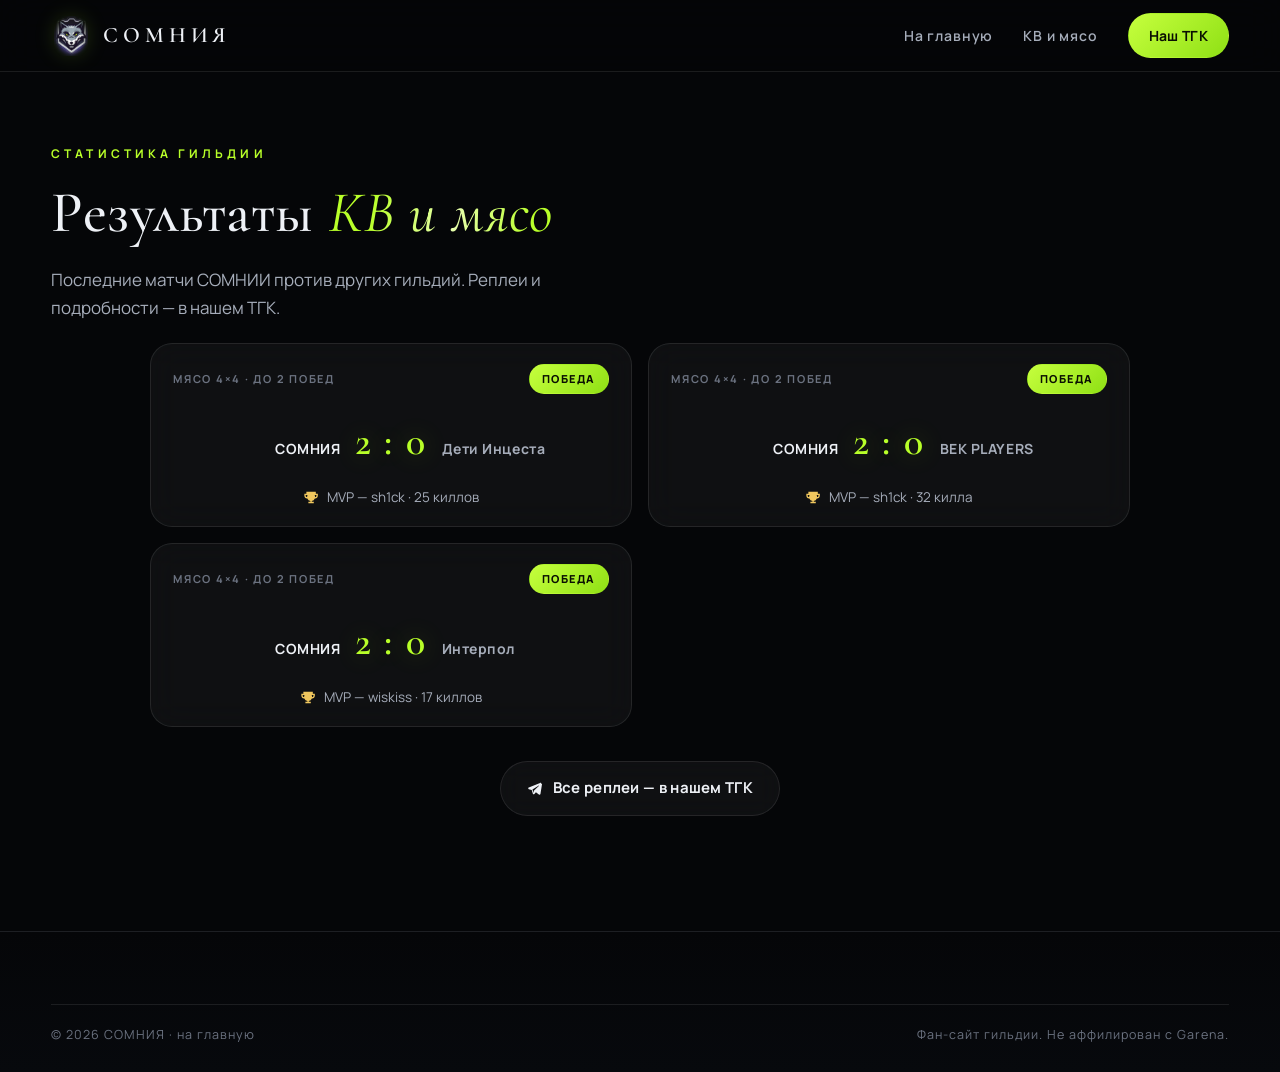
<file: results.html>
<!DOCTYPE html>
<html lang="ru">
<head>
  <meta charset="UTF-8">
  <meta name="viewport" content="width=device-width, initial-scale=1.0, viewport-fit=cover">
  <title>Результаты КВ / мясо — СОМНИЯ · Free Fire</title>
  <meta name="description" content="Последние результаты гильдии СОМНИИ в мясах и клановых войнах Free Fire. Обновляется из нашего ТГК.">
  <meta name="theme-color" content="#050608">
  <link rel="icon" type="image/png" href="assets/favicon.png">
  <link rel="apple-touch-icon" href="assets/apple-touch-icon.png">
  <meta property="og:type" content="website">
  <meta property="og:title" content="Результаты КВ / мясо — СОМНИЯ">
  <meta property="og:description" content="Последние матчи гильдии СОМНИИ против других гильдий.">
  <meta property="og:image" content="https://somnia-guild.pages.dev/assets/og.jpg">
  <link rel="preconnect" href="https://fonts.googleapis.com">
  <link rel="preconnect" href="https://fonts.gstatic.com" crossorigin>
  <link href="https://fonts.googleapis.com/css2?family=Cormorant+Garamond:ital,wght@0,300;0,400;0,500;0,600;1,400;1,500&family=Manrope:wght@300;400;500;600;700;800&display=swap" rel="stylesheet">
  <link rel="stylesheet" href="styles.css">
  <link rel="stylesheet" href="updates.css">
</head>
<body>

  <header class="nav nav--scrolled">
    <div class="nav__inner">
      <a class="nav__brand" href="index.html" aria-label="СОМНИЯ — на главную">
        <img class="nav__logo" src="assets/emblem.png" alt="Эмблема гильдии СОМНИЯ — волк">
        <span class="nav__name">Сомния</span>
      </a>
      <nav class="nav__links nav__links--static" aria-label="Навигация">
        <a href="index.html" class="nav__link">На главную</a>
        <a href="index.html#glossary" class="nav__link">КВ и мясо</a>
        <a class="btn btn--sm btn--primary" href="https://t.me/somni1aa" target="_blank" rel="noopener">Наш ТГК</a>
      </nav>
    </div>
  </header>

  <main>
    <section class="page-hero">
      <div class="wrap">
        <p class="section__kicker reveal in">статистика гильдии</p>
        <h1 class="section__title reveal in">Результаты <em>КВ и мясо</em></h1>
        <p class="section__sub reveal in">Последние матчи СОМНИИ против других гильдий. Реплеи и подробности — в нашем ТГК.</p>
      </div>
    </section>

    <section class="matches" aria-label="Лента матчей">
      <div class="wrap">
        <div id="matches" class="matches__grid">
          <p class="matches__loading">Загружаю матчи…</p>
        </div>
        <div class="matches__tg">
          <a class="btn btn--ghost" href="https://t.me/somni1aa" target="_blank" rel="noopener">
            <svg class="ico" viewBox="0 0 24 24" aria-hidden="true"><path fill="currentColor" d="M21.9 4.6c.3-1.2-.9-2.2-2-1.7L2.7 9.9c-1.2.5-1.1 2.2.1 2.6l4.4 1.4 1.7 5.4c.3 1 1.6 1.3 2.3.5l2.4-2.5 4.5 3.3c.9.7 2.2.2 2.4-.9l2.4-15.1zM8.3 13.1l9.7-6.1c.3-.2.6.2.4.4l-8 7.5-.3 3.2-1.8-5z"/></svg>
            Все реплеи — в нашем ТГК
          </a>
        </div>
      </div>
    </section>
  </main>

  <footer class="footer">
    <div class="wrap footer__bottom">
      <span>© 2026 СОМНИЯ · <a href="index.html" style="color:inherit">на главную</a></span>
      <span>Фан-сайт гильдии. Не аффилирован с Garena.</span>
    </div>
  </footer>

  <script>
  (function () {
    var root = document.getElementById('matches');
    fetch('results.json?v=1', { cache: 'no-cache' })
      .then(function (r) { if (!r.ok) throw 0; return r.json(); })
      .then(function (data) {
        var matches = (data && data.matches) || [];
        if (!matches.length) { root.innerHTML = '<p class="matches__empty">Скоро здесь будут результаты — следи за нашим ТГК.</p>'; return; }
        root.innerHTML = matches.map(function (m) {
          var win = m.us > m.them;
          var badge = win
            ? '<span class="match__badge match__badge--win">Победа</span>'
            : '<span class="match__badge">Поражение</span>';
          return '<article class="match">'
            + '<div class="match__top"><span class="match__mode">' + (m.mode || 'Матч') + '</span>' + badge + '</div>'
            + '<div class="match__scoreline">'
            + '<span class="match__team match__team--us">СОМНИЯ</span>'
            + '<span class="match__score">' + m.us + ' : ' + m.them + '</span>'
            + '<span class="match__team">' + m.rival + '</span>'
            + '</div>'
            + (m.mvp ? '<p class="match__mvp"><svg class="ico" viewBox="0 0 24 24" aria-hidden="true"><path fill="currentColor" d="M5 4h14v3h3v3c0 2.2-1.8 4-4 4h-.4A6 6 0 0113 17.7V19h3v2H8v-2h3v-1.3A6 6 0 016.4 14H6c-2.2 0-4-1.8-4-4V7h3V4zm-1 5v1c0 1.1.9 2 2 2h.1a9 9 0 01.6-3H4zm16 0h-2.7a9 9 0 01.6 3c1.1 0 2-.9 2-2V9z"/></svg>MVP — ' + m.mvp + '</p>' : '')
            + (m.date ? '<p class="match__date">' + m.date + '</p>' : '')
            + '</article>';
        }).join('');
      })
      .catch(function () {
        root.innerHTML = '<p class="matches__empty">Скоро здесь будут результаты — следи за нашим ТГК.</p>';
      });
  })();
  </script>
</body>
</html>
</file>
<file: styles.css>
/* ============================================================
   СОМНИЯ — гильдия Free Fire
   Тёмная элегантная тема: чёрный + серебро + неоново-зелёный
   ============================================================ */

:root {
  --bg: #050608;
  --bg-2: #090b10;
  --ink: #eef1f6;
  --muted: #a6adba;
  --faint: #6b7280;
  --lime: #b8ff29;
  --lime-soft: rgba(184, 255, 41, .14);
  --gold: #f0c75e;
  --line: rgba(255, 255, 255, .09);
  --glass: rgba(255, 255, 255, .045);
  --glass-strong: rgba(13, 16, 22, .72);
  --font-display: "Cormorant Garamond", Georgia, serif;
  --font-body: "Manrope", system-ui, sans-serif;
  --ease: cubic-bezier(.22, .61, .21, 1);
  --nav-h: 72px;
}

* { margin: 0; padding: 0; box-sizing: border-box; }

html {
  scroll-behavior: smooth;
  scroll-padding-top: calc(var(--nav-h) + 12px);
}

body {
  background: var(--bg);
  color: var(--ink);
  font-family: var(--font-body);
  font-weight: 400;
  line-height: 1.65;
  overflow-x: hidden;
  -webkit-font-smoothing: antialiased;
}

::selection { background: rgba(184, 255, 41, .25); color: #fff; }

::-webkit-scrollbar { width: 10px; }
::-webkit-scrollbar-track { background: var(--bg); }
::-webkit-scrollbar-thumb {
  background: linear-gradient(180deg, #2a2f38, #171b22);
  border-radius: 8px;
  border: 2px solid var(--bg);
}
::-webkit-scrollbar-thumb:hover { background: #3a4150; }

img { max-width: 100%; display: block; }
a { color: inherit; text-decoration: none; }
ul, ol { list-style: none; }

.wrap { width: min(1180px, 92%); margin-inline: auto; }

.ico { width: 1.05em; height: 1.05em; flex: none; }

/* ---------- Типографика секций ---------- */

.section { padding: clamp(88px, 11vw, 150px) 0; position: relative; }

.section__kicker {
  font-size: 12px;
  font-weight: 700;
  letter-spacing: .34em;
  text-transform: uppercase;
  color: var(--lime);
  margin-bottom: 18px;
}

.section__title {
  font-family: var(--font-display);
  font-weight: 500;
  font-size: clamp(34px, 5vw, 58px);
  line-height: 1.08;
  letter-spacing: .01em;
  margin-bottom: 22px;
}

.section__title em {
  font-style: italic;
  font-weight: 400;
  background: linear-gradient(100deg, var(--lime) 20%, #e9ffb0 55%, var(--lime) 90%);
  -webkit-background-clip: text;
  background-clip: text;
  color: transparent;
}

.section__sub {
  color: var(--muted);
  font-size: clamp(15px, 1.6vw, 17px);
  max-width: 52ch;
}

/* ---------- Кнопки ---------- */

.btn {
  position: relative;
  display: inline-flex;
  align-items: center;
  justify-content: center;
  gap: 10px;
  padding: 14px 26px;
  border-radius: 999px;
  font-weight: 700;
  font-size: 15px;
  letter-spacing: .02em;
  border: 1px solid transparent;
  cursor: pointer;
  transition: transform .35s var(--ease), box-shadow .35s var(--ease),
              background .35s var(--ease), border-color .35s var(--ease);
  overflow: hidden;
  -webkit-tap-highlight-color: transparent;
}

.btn--lg { padding: 17px 34px; font-size: 16px; }
.btn--sm { padding: 10px 20px; font-size: 14px; }

.btn--primary {
  background: linear-gradient(135deg, #c6ff3d, #8fe015);
  color: #0a0f02;
  box-shadow: 0 0 0 rgba(184, 255, 41, 0);
}

.btn--primary::after {
  content: "";
  position: absolute;
  inset: 0;
  background: linear-gradient(115deg, transparent 30%, rgba(255, 255, 255, .55) 50%, transparent 70%);
  transform: translateX(-120%);
  transition: transform .7s var(--ease);
}

.btn--primary:hover {
  transform: translateY(-2px);
  box-shadow: 0 12px 38px rgba(184, 255, 41, .28), 0 4px 14px rgba(184, 255, 41, .18);
}

.btn--primary:hover::after { transform: translateX(120%); }
.btn--primary:active { transform: translateY(0) scale(.98); }

.btn--ghost {
  background: var(--glass);
  border-color: var(--line);
  color: var(--ink);
  backdrop-filter: blur(12px);
  -webkit-backdrop-filter: blur(12px);
}

.btn--ghost:hover {
  transform: translateY(-2px);
  border-color: rgba(184, 255, 41, .45);
  box-shadow: 0 10px 30px rgba(0, 0, 0, .45);
}

.btn--ghost:active { transform: translateY(0) scale(.98); }

:focus-visible {
  outline: 2px solid var(--lime);
  outline-offset: 3px;
  border-radius: 6px;
}

/* ---------- Навигация ---------- */

.nav {
  position: fixed;
  inset: 0 0 auto 0;
  z-index: 100;
  height: var(--nav-h);
  display: flex;
  align-items: center;
  transition: background .4s var(--ease), border-color .4s var(--ease), backdrop-filter .4s;
  border-bottom: 1px solid transparent;
}

.nav--scrolled {
  background: rgba(5, 6, 8, .72);
  backdrop-filter: blur(18px) saturate(1.3);
  -webkit-backdrop-filter: blur(18px) saturate(1.3);
  border-bottom-color: var(--line);
}

.nav__inner {
  width: min(1180px, 92%);
  margin-inline: auto;
  display: flex;
  align-items: center;
  justify-content: space-between;
  gap: 18px;
}

.nav__brand { display: flex; align-items: center; gap: 12px; }

.nav__logo {
  width: 40px;
  height: 40px;
  object-fit: contain;
  filter: drop-shadow(0 0 10px rgba(184, 255, 41, .18));
}

.nav__name {
  font-family: var(--font-display);
  font-size: 22px;
  font-weight: 600;
  letter-spacing: .22em;
  text-transform: uppercase;
}

.nav__links { display: flex; align-items: center; gap: 30px; }

.nav__link {
  position: relative;
  font-size: 14px;
  font-weight: 600;
  letter-spacing: .06em;
  color: var(--muted);
  transition: color .3s;
  padding: 6px 0;
}

.nav__link::after {
  content: "";
  position: absolute;
  left: 0; right: 100%; bottom: 0;
  height: 1.5px;
  background: var(--lime);
  transition: right .35s var(--ease);
}

.nav__link:hover, .nav__link--active { color: var(--ink); }
.nav__link:hover::after, .nav__link--active::after { right: 0; }

.nav__burger {
  display: none;
  flex-direction: column;
  gap: 5px;
  background: none;
  border: 0;
  padding: 10px;
  cursor: pointer;
}

.nav__burger span {
  width: 24px;
  height: 2px;
  background: var(--ink);
  border-radius: 2px;
  transition: transform .35s var(--ease), opacity .3s;
}

.nav__burger--open span:nth-child(1) { transform: translateY(7px) rotate(45deg); }
.nav__burger--open span:nth-child(2) { opacity: 0; }
.nav__burger--open span:nth-child(3) { transform: translateY(-7px) rotate(-45deg); }

/* ---------- Hero ---------- */

.hero {
  position: relative;
  min-height: 100svh;
  display: flex;
  align-items: center;
  overflow: hidden;
}

/* capture-режим: фиксированная высота героя для fullpage-скриншотов */
html.shot .hero { min-height: 880px; }

.hero__bg { position: absolute; inset: 0; z-index: -2; }

.hero__bg img {
  width: 100%;
  height: 100%;
  object-fit: cover;
  object-position: 22% 30%;
  will-change: transform;
}

.hero__shade {
  position: absolute;
  inset: 0;
  background:
    linear-gradient(90deg, rgba(5, 6, 8, .18) 0%, rgba(5, 6, 8, .55) 42%, rgba(5, 6, 8, .92) 78%, var(--bg) 100%),
    linear-gradient(180deg, rgba(5, 6, 8, .55) 0%, transparent 26%, transparent 62%, var(--bg) 100%);
}

.hero__petals { position: absolute; inset: 0; z-index: -1; pointer-events: none; }

.hero__content {
  width: min(1180px, 92%);
  margin-inline: auto;
  display: flex;
  flex-direction: column;
  align-items: flex-end;
  text-align: right;
  padding-top: var(--nav-h);
}

.hero__kicker {
  font-size: 12px;
  font-weight: 700;
  letter-spacing: .4em;
  text-transform: uppercase;
  color: #c9ced8;
  margin-bottom: 20px;
  text-shadow: 0 1px 14px rgba(5, 6, 8, .9), 0 0 4px rgba(5, 6, 8, .8);
}

.hero__title {
  font-family: var(--font-display);
  font-weight: 500;
  font-size: clamp(64px, 12.5vw, 168px);
  line-height: .95;
  letter-spacing: .12em;
  margin-left: -.12em; /* компенсация letter-spacing у последней буквы */
  text-shadow: 0 0 60px rgba(238, 241, 246, .28), 0 0 140px rgba(184, 255, 41, .12);
}

.hero__title .ltr {
  display: inline-block;
  opacity: 0;
  transform: translateY(.35em);
  filter: blur(12px);
  animation: letter-in 1.1s var(--ease) forwards;
}

@keyframes letter-in {
  to { opacity: 1; transform: translateY(0); filter: blur(0); }
}

.hero__tag {
  margin-top: 22px;
  max-width: 42ch;
  color: #bcc3cf;
  font-size: clamp(15px, 1.8vw, 18px);
  text-shadow: 0 1px 12px rgba(5, 6, 8, .8);
}

.hero__badges {
  display: flex;
  flex-wrap: wrap;
  justify-content: flex-end;
  gap: 10px;
  margin-top: 30px;
}

.chip {
  display: inline-flex;
  align-items: center;
  gap: 8px;
  padding: 9px 16px;
  border-radius: 999px;
  border: 1px solid var(--line);
  background: var(--glass);
  backdrop-filter: blur(14px);
  -webkit-backdrop-filter: blur(14px);
  font-size: 13.5px;
  font-weight: 600;
  letter-spacing: .04em;
  color: var(--ink);
}

.chip .ico { color: var(--lime); }

.hero__cta {
  display: flex;
  flex-wrap: wrap;
  justify-content: flex-end;
  gap: 14px;
  margin-top: 38px;
}

.hero__scroll {
  position: absolute;
  left: 50%;
  bottom: 26px;
  transform: translateX(-50%);
  display: flex;
  flex-direction: column;
  align-items: center;
  gap: 10px;
  color: var(--faint);
  transition: color .3s;
}

.hero__scroll:hover { color: var(--muted); }

.hero__scroll-txt {
  font-size: 11px;
  letter-spacing: .3em;
  text-transform: uppercase;
}

.hero__scroll-line {
  width: 1px;
  height: 44px;
  background: linear-gradient(180deg, transparent, var(--muted));
  position: relative;
  overflow: hidden;
}

.hero__scroll-line::after {
  content: "";
  position: absolute;
  inset: 0;
  background: var(--lime);
  animation: scroll-hint 2.2s var(--ease) infinite;
}

@keyframes scroll-hint {
  0% { transform: translateY(-100%); }
  55%, 100% { transform: translateY(100%); }
}

/* ---------- О гильдии ---------- */

.about { overflow: hidden; }

.about__bg {
  position: absolute;
  inset: 0;
  z-index: -1;
  background-image: url("assets/about-bg.jpg");
  background-size: cover;
  background-position: center;
  opacity: .14;
  -webkit-mask-image: radial-gradient(75% 70% at 30% 45%, #000 0%, transparent 100%);
  mask-image: radial-gradient(75% 70% at 30% 45%, #000 0%, transparent 100%);
}

.about__grid {
  display: grid;
  grid-template-columns: minmax(280px, 420px) 1fr;
  gap: clamp(40px, 6vw, 90px);
  align-items: center;
}

.emblem-glow {
  position: relative;
  width: min(100%, 380px);
  margin-inline: auto;
}

.emblem-glow::before {
  content: "";
  position: absolute;
  inset: -12%;
  border-radius: 50%;
  background: radial-gradient(circle, rgba(184, 255, 41, .22) 0%, rgba(184, 255, 41, .05) 42%, transparent 68%);
  animation: pulse 4.5s ease-in-out infinite;
}

@keyframes pulse {
  0%, 100% { opacity: .65; transform: scale(.97); }
  50% { opacity: 1; transform: scale(1.04); }
}

.emblem-glow img {
  position: relative;
  filter: drop-shadow(0 18px 50px rgba(0, 0, 0, .6));
}

.about__text p { color: var(--muted); margin-bottom: 16px; max-width: 58ch; }
.about__text p strong { color: var(--ink); letter-spacing: .06em; }

.slogan {
  position: relative;
  margin: 30px 0;
  padding: 22px 26px 22px 34px;
  border-left: 2px solid var(--lime);
  background: linear-gradient(90deg, var(--lime-soft), transparent 70%);
  border-radius: 0 18px 18px 0;
  font-family: var(--font-display);
  font-size: clamp(20px, 2.6vw, 27px);
  font-style: italic;
  font-weight: 500;
}

.slogan__mark {
  position: absolute;
  left: 10px;
  top: 2px;
  font-size: 44px;
  color: var(--lime);
  opacity: .55;
  line-height: 1;
}

.slogan cite {
  display: block;
  margin-top: 8px;
  font-family: var(--font-body);
  font-style: normal;
  font-size: 12px;
  letter-spacing: .22em;
  text-transform: uppercase;
  color: var(--faint);
}

.facts {
  display: grid;
  grid-template-columns: repeat(4, minmax(0, 1fr));
  gap: 12px;
  margin-top: 28px;
}

.fact {
  border: 1px solid var(--line);
  background: var(--glass);
  backdrop-filter: blur(14px);
  -webkit-backdrop-filter: blur(14px);
  border-radius: 16px;
  padding: 14px 16px;
  transition: transform .35s var(--ease), border-color .35s;
}

.fact:hover { transform: translateY(-4px); border-color: rgba(184, 255, 41, .35); }

.fact__k {
  display: block;
  font-size: 11px;
  font-weight: 700;
  letter-spacing: .2em;
  text-transform: uppercase;
  color: var(--faint);
  margin-bottom: 4px;
}

.fact__v {
  font-family: var(--font-display);
  font-size: 21px;
  font-weight: 600;
  letter-spacing: .03em;
}

/* ---------- Требования ---------- */

.reqs__grid {
  display: grid;
  grid-template-columns: repeat(2, minmax(0, 1fr));
  gap: 18px;
  margin-top: 48px;
  counter-reset: req;
}

.req {
  position: relative;
  padding: 34px 30px 30px;
  border: 1px solid var(--line);
  border-radius: 22px;
  background: var(--glass);
  backdrop-filter: blur(16px);
  -webkit-backdrop-filter: blur(16px);
  overflow: hidden;
  transition: transform .4s var(--ease), border-color .4s, background .4s;
}

.req::before {
  content: "";
  position: absolute;
  inset: 0;
  background: radial-gradient(80% 90% at 85% 0%, var(--lime-soft), transparent 60%);
  opacity: 0;
  transition: opacity .45s;
}

.req:hover {
  transform: translateY(-6px);
  border-color: rgba(184, 255, 41, .4);
  background: rgba(255, 255, 255, .06);
}

.req:hover::before { opacity: 1; }

.req__num {
  position: absolute;
  right: 22px;
  top: 10px;
  font-family: var(--font-display);
  font-style: italic;
  font-weight: 300;
  font-size: clamp(64px, 7vw, 92px);
  line-height: 1;
  color: transparent;
  -webkit-text-stroke: 1px rgba(238, 241, 246, .22);
  transition: color .45s, -webkit-text-stroke-color .45s;
}

.req:hover .req__num { color: rgba(184, 255, 41, .85); -webkit-text-stroke-color: transparent; }

.req__title {
  position: relative;
  font-family: var(--font-display);
  font-weight: 600;
  font-size: clamp(22px, 2.6vw, 28px);
  letter-spacing: .01em;
  margin-bottom: 10px;
  max-width: 75%;
}

.req__sub {
  position: relative;
  color: var(--muted);
  font-size: 14.5px;
  max-width: 42ch;
}

/* ---------- Вступление ---------- */

.join__panel {
  position: relative;
  text-align: center;
  padding: clamp(52px, 8vw, 96px) clamp(22px, 6vw, 80px);
  border: 1px solid var(--line);
  border-radius: 30px;
  background: linear-gradient(180deg, rgba(255, 255, 255, .05), rgba(255, 255, 255, .02));
  backdrop-filter: blur(18px);
  -webkit-backdrop-filter: blur(18px);
  overflow: hidden;
}

.join__glow {
  position: absolute;
  inset: auto -20% -70% -20%;
  height: 130%;
  background: radial-gradient(50% 55% at 50% 100%, rgba(184, 255, 41, .18), transparent 70%);
  pointer-events: none;
}

.join__panel .section__title { max-width: 18ch; margin-inline: auto; }

.join__text {
  color: var(--muted);
  max-width: 52ch;
  margin: 0 auto 36px;
}

.join__cta {
  position: relative;
  display: flex;
  flex-wrap: wrap;
  justify-content: center;
  gap: 14px;
}

/* ---------- Футер ---------- */

.footer {
  border-top: 1px solid var(--line);
  background: linear-gradient(180deg, var(--bg) 0%, #07090d 100%);
  padding-top: clamp(48px, 6vw, 72px);
}

.footer__grid {
  display: grid;
  grid-template-columns: 1.2fr 1fr .9fr;
  gap: clamp(28px, 5vw, 60px);
  align-items: start;
  padding-bottom: 44px;
}

.footer__brand { display: flex; align-items: center; gap: 16px; }

.footer__logo { width: 62px; object-fit: contain; }

.footer__name {
  font-family: var(--font-display);
  font-size: 24px;
  font-weight: 600;
  letter-spacing: .2em;
  text-transform: uppercase;
}

.footer__meta { color: var(--faint); font-size: 13px; letter-spacing: .06em; }

.footer__links { display: flex; flex-direction: column; gap: 14px; }

.footer__links a {
  display: inline-flex;
  align-items: center;
  gap: 10px;
  color: var(--muted);
  font-size: 14.5px;
  font-weight: 600;
  transition: color .3s, transform .3s var(--ease);
}

.footer__links a .ico { color: var(--lime); }

.footer__links a:hover { color: var(--ink); transform: translateX(4px); }

.footer__note { color: var(--faint); font-size: 12.5px; line-height: 1.7; }

.footer__bottom {
  display: flex;
  justify-content: space-between;
  gap: 14px;
  padding: 20px 0 26px;
  border-top: 1px solid var(--line);
  color: var(--faint);
  font-size: 12.5px;
  letter-spacing: .08em;
}

.heart { color: var(--lime); }

/* ---------- Reveal-анимации ---------- */

.reveal {
  opacity: 0;
  transform: translateY(28px);
  transition: opacity .9s var(--ease), transform .9s var(--ease);
  transition-delay: var(--d, 0s);
}

.reveal.in { opacity: 1; transform: translateY(0); }

/* ---------- Адаптив ---------- */

@media (max-width: 1023px) {
  .about__grid { grid-template-columns: 1fr; }
  .about__emblem { order: -1; }
  .emblem-glow { width: min(64vw, 320px); }
  .footer__grid { grid-template-columns: 1fr 1fr; }
  .footer__note { grid-column: 1 / -1; }
}

@media (max-width: 759px) {
  :root { --nav-h: 62px; }

  html.shot .hero { min-height: 830px; }

  .nav__links {
    position: fixed;
    inset: 0;
    z-index: -1;
    flex-direction: column;
    justify-content: center;
    gap: 34px;
    background: rgba(5, 6, 8, .9);
    backdrop-filter: blur(26px);
    -webkit-backdrop-filter: blur(26px);
    opacity: 0;
    pointer-events: none;
    transition: opacity .4s var(--ease);
  }

  .nav--open .nav__links { opacity: 1; pointer-events: auto; }

  .nav__link { font-size: 22px; font-family: var(--font-display); letter-spacing: .1em; }

  .nav__burger { display: flex; position: relative; z-index: 5; }

  .hero__content {
    align-items: flex-start;
    text-align: left;
    justify-content: flex-end;
    min-height: 100svh;
    padding-bottom: 90px;
  }

  .hero__bg img { object-position: 0% 22%; }

  .hero__shade {
    background:
      linear-gradient(180deg, rgba(5, 6, 8, .38) 0%, rgba(5, 6, 8, .66) 55%, var(--bg) 96%),
      linear-gradient(90deg, rgba(5, 6, 8, .35), transparent 55%);
  }

  .hero__badges { justify-content: flex-start; }
  .hero__cta { justify-content: flex-start; }
  .hero__title { font-size: clamp(58px, 17vw, 96px); }

  .hero__scroll { display: none; }

  .reqs__grid { grid-template-columns: 1fr; gap: 14px; }
  .req { padding: 28px 24px 26px; }
  .req__title { max-width: 68%; }

  .facts { grid-template-columns: repeat(2, 1fr); }

  .footer__grid { grid-template-columns: 1fr; gap: 30px; }
  .footer__bottom { flex-direction: column; gap: 6px; }
}

/* ---------- Доступность: сниженные анимации ---------- */

@media (prefers-reduced-motion: reduce) {
  html { scroll-behavior: auto; }

  *, *::before, *::after {
    animation-duration: .01ms !important;
    animation-iteration-count: 1 !important;
    transition-duration: .01ms !important;
  }

  .reveal { opacity: 1; transform: none; }
  .hero__title .ltr { opacity: 1; transform: none; filter: none; animation: none; }
}

/* ---------- Расписание тренировок ---------- */

.sched { padding: 6px 0 clamp(48px, 6vw, 80px); }

.sched__strip {
  display: flex;
  align-items: center;
  gap: 16px;
  padding: 18px 24px;
  border: 1px solid var(--line);
  border-radius: 18px;
  background: var(--glass);
  backdrop-filter: blur(14px);
  -webkit-backdrop-filter: blur(14px);
}

.sched__icon { width: 26px; height: 26px; color: var(--lime); flex: none; }

.sched__text { font-size: 15px; color: var(--muted); }

.sched__text strong {
  display: block;
  color: var(--ink);
  font-size: 16.5px;
  letter-spacing: .02em;
}

/* ---------- Словарик: КВ и мясо ---------- */

.glossary__grid {
  display: grid;
  grid-template-columns: repeat(3, minmax(0, 1fr));
  gap: 16px;
  margin-top: 44px;
}

.gloss {
  padding: 26px 24px 24px;
  border: 1px solid var(--line);
  border-radius: 22px;
  background: var(--glass);
  backdrop-filter: blur(16px);
  -webkit-backdrop-filter: blur(16px);
  transition: transform .4s var(--ease), border-color .4s;
}

.gloss:hover { transform: translateY(-6px); border-color: rgba(184, 255, 41, .4); }

.gloss__term {
  display: inline-block;
  padding: 6px 14px;
  border-radius: 999px;
  background: var(--lime-soft);
  border: 1px solid rgba(184, 255, 41, .3);
  color: var(--lime);
  font-size: 12px;
  font-weight: 800;
  letter-spacing: .22em;
  text-transform: uppercase;
  margin-bottom: 16px;
}

.gloss__title {
  font-family: var(--font-display);
  font-weight: 600;
  font-size: 24px;
  margin-bottom: 10px;
}

.gloss__sub { color: var(--muted); font-size: 14.5px; }

.glossary__note {
  margin-top: 26px;
  color: var(--faint);
  font-size: 14px;
}

.glossary__note a {
  color: var(--lime);
  font-weight: 700;
  border-bottom: 1px solid rgba(184, 255, 41, .35);
  transition: border-color .3s;
}

.glossary__note a:hover { border-color: var(--lime); }

/* ---------- Страница результатов ---------- */

.page-hero { padding: calc(var(--nav-h) + clamp(40px, 6vw, 72px)) 0 10px; }

.matches { padding: 10px 0 clamp(70px, 9vw, 120px); }

.matches__grid {
  display: grid;
  grid-template-columns: repeat(2, minmax(0, 1fr));
  gap: 16px;
  max-width: 980px;
  margin-inline: auto;
}

.matches__loading, .matches__empty {
  grid-column: 1 / -1;
  text-align: center;
  color: var(--faint);
  padding: 48px 0;
  font-size: 15px;
}

.match {
  border: 1px solid var(--line);
  border-radius: 22px;
  padding: 20px 22px 18px;
  background: var(--glass);
  backdrop-filter: blur(16px);
  -webkit-backdrop-filter: blur(16px);
  transition: transform .4s var(--ease), border-color .4s;
}

.match:hover { transform: translateY(-5px); border-color: rgba(184, 255, 41, .38); }

.match__top {
  display: flex;
  justify-content: space-between;
  align-items: center;
  gap: 10px;
  margin-bottom: 14px;
}

.match__mode {
  font-size: 11px;
  font-weight: 700;
  letter-spacing: .16em;
  text-transform: uppercase;
  color: var(--faint);
}

.match__badge {
  padding: 5px 12px;
  border-radius: 999px;
  font-size: 11px;
  font-weight: 800;
  letter-spacing: .14em;
  text-transform: uppercase;
  color: var(--muted);
  border: 1px solid var(--line);
}

.match__badge--win {
  color: #0a0f02;
  background: linear-gradient(135deg, #c6ff3d, #8fe015);
  border-color: transparent;
}

.match__scoreline {
  display: flex;
  align-items: baseline;
  justify-content: center;
  gap: 14px;
  margin: 6px 0 12px;
}

.match__team {
  font-size: 14px;
  font-weight: 700;
  color: var(--muted);
  letter-spacing: .04em;
  flex: 1;
}

.match__team--us { text-align: right; color: var(--ink); }

.match__score {
  font-family: var(--font-display);
  font-weight: 600;
  font-size: clamp(30px, 4vw, 40px);
  letter-spacing: .06em;
  color: var(--lime);
  text-shadow: 0 0 26px rgba(184, 255, 41, .3);
  white-space: nowrap;
}

.match__mvp {
  display: flex;
  align-items: center;
  gap: 8px;
  justify-content: center;
  color: var(--muted);
  font-size: 13.5px;
}

.match__mvp .ico { color: var(--gold); width: 1.2em; height: 1.2em; }

.match__date { text-align: center; color: var(--faint); font-size: 12px; margin-top: 6px; }

.matches__tg { text-align: center; margin-top: 34px; }

@media (max-width: 759px) {
  .glossary__grid { grid-template-columns: 1fr; gap: 14px; }
  .matches__grid { grid-template-columns: 1fr; }
  .sched__strip { padding: 16px 18px; }
  .nav__links--static .nav__link { font-size: 13px; }
}
</file>
<file: updates.css>
/* Правки v2: новое фото героя, лепестки на всю ширину, мобильная раскладка. */

/* canvas — замещаемый элемент: inset:0 его не растягивает, нужны размеры. */
.hero__petals { width: 100%; height: 100%; z-index: -1; }

/* Ава гильдии (hero-ava): блок с fade вниз, кадрирование не требуется. */

/* На фото есть своё название гильдии — гасим его там, где идёт текст. */
@media (min-width: 760px) {
  .hero__shade {
    background:
      linear-gradient(90deg, rgba(5,6,8,.10) 0%, rgba(5,6,8,.42) 26%, rgba(5,6,8,.86) 52%, rgba(5,6,8,.96) 74%, var(--bg) 100%),
      linear-gradient(180deg, rgba(5,6,8,.55) 0%, transparent 26%, transparent 62%, var(--bg) 100%);
  }
}

.join__cta .btn { max-width: 100%; white-space: normal; overflow-wrap: anywhere; }
.footer__links a { min-height: 44px; }
.nav__burger { min-height: 44px; min-width: 44px; }

/* Мобильная версия: фото сверху целиком, текст под ним. */
@media (max-width: 759px) {
  .hero, html.shot .hero { display: block; min-height: 0; isolation: isolate; }
  .hero__bg {
    position: relative;
    inset: auto;
    z-index: 0;
    width: 100%;
    height: auto;
    margin-top: var(--nav-h);
  }
  .hero__bg img { width: 100%; height: auto; object-fit: contain; object-position: center; transform: none !important; }
  .hero__shade { background: linear-gradient(180deg, transparent 65%, var(--bg) 100%); }
  .hero__petals { z-index: 1; }
  .hero__content { position: relative; z-index: 2; min-height: 0; padding: 16px 0 64px; }
  .hero__title { font-size: clamp(54px, 16vw, 96px); }
  .hero__kicker { font-size: 11px; letter-spacing: .2em; }
  .hero__badges { gap: 8px; }
  .hero__cta { width: 100%; }
  .hero__cta .btn { padding-inline: 24px; }
  .join__cta .btn { width: 100%; font-size: 14px; padding-inline: 18px; }
}

/* Правки v3: ветка вернулась на hero, новая ава гильдии — карточкой в «О гильдии». */
.banner-card {
  margin: 26px 0 0;
  display: inline-flex;
  flex-direction: column;
  border: 1px solid var(--line);
  border-radius: 18px;
  overflow: hidden;
  background: var(--glass);
  transition: transform .35s cubic-bezier(.22,.61,.21,1), border-color .35s;
}
.banner-card:hover { transform: translateY(-4px); border-color: rgba(184,255,41,.35); }
.banner-card img { display: block; width: min(280px, 64vw); height: auto; }
.banner-card figcaption {
  padding: 10px 16px;
  font-size: 11px;
  font-weight: 700;
  letter-spacing: .22em;
  text-transform: uppercase;
  color: var(--faint);
}
</file>
